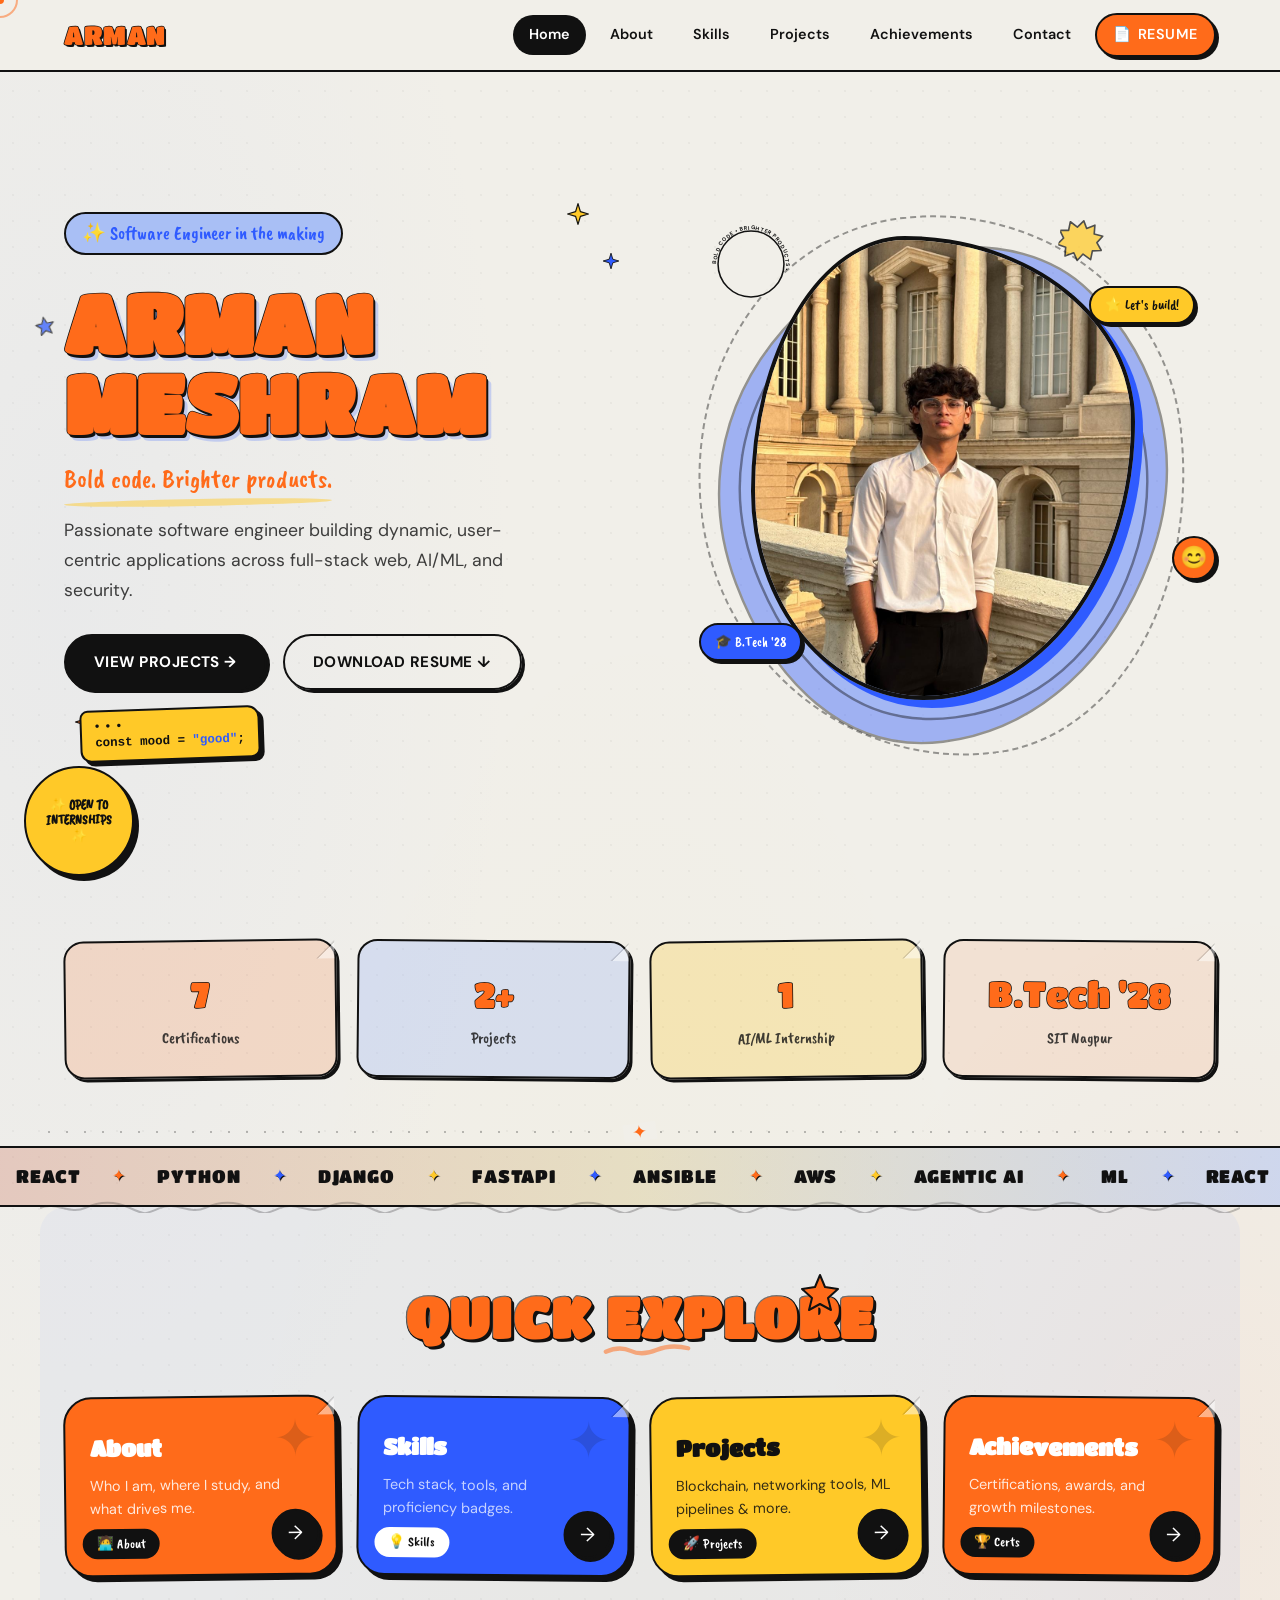
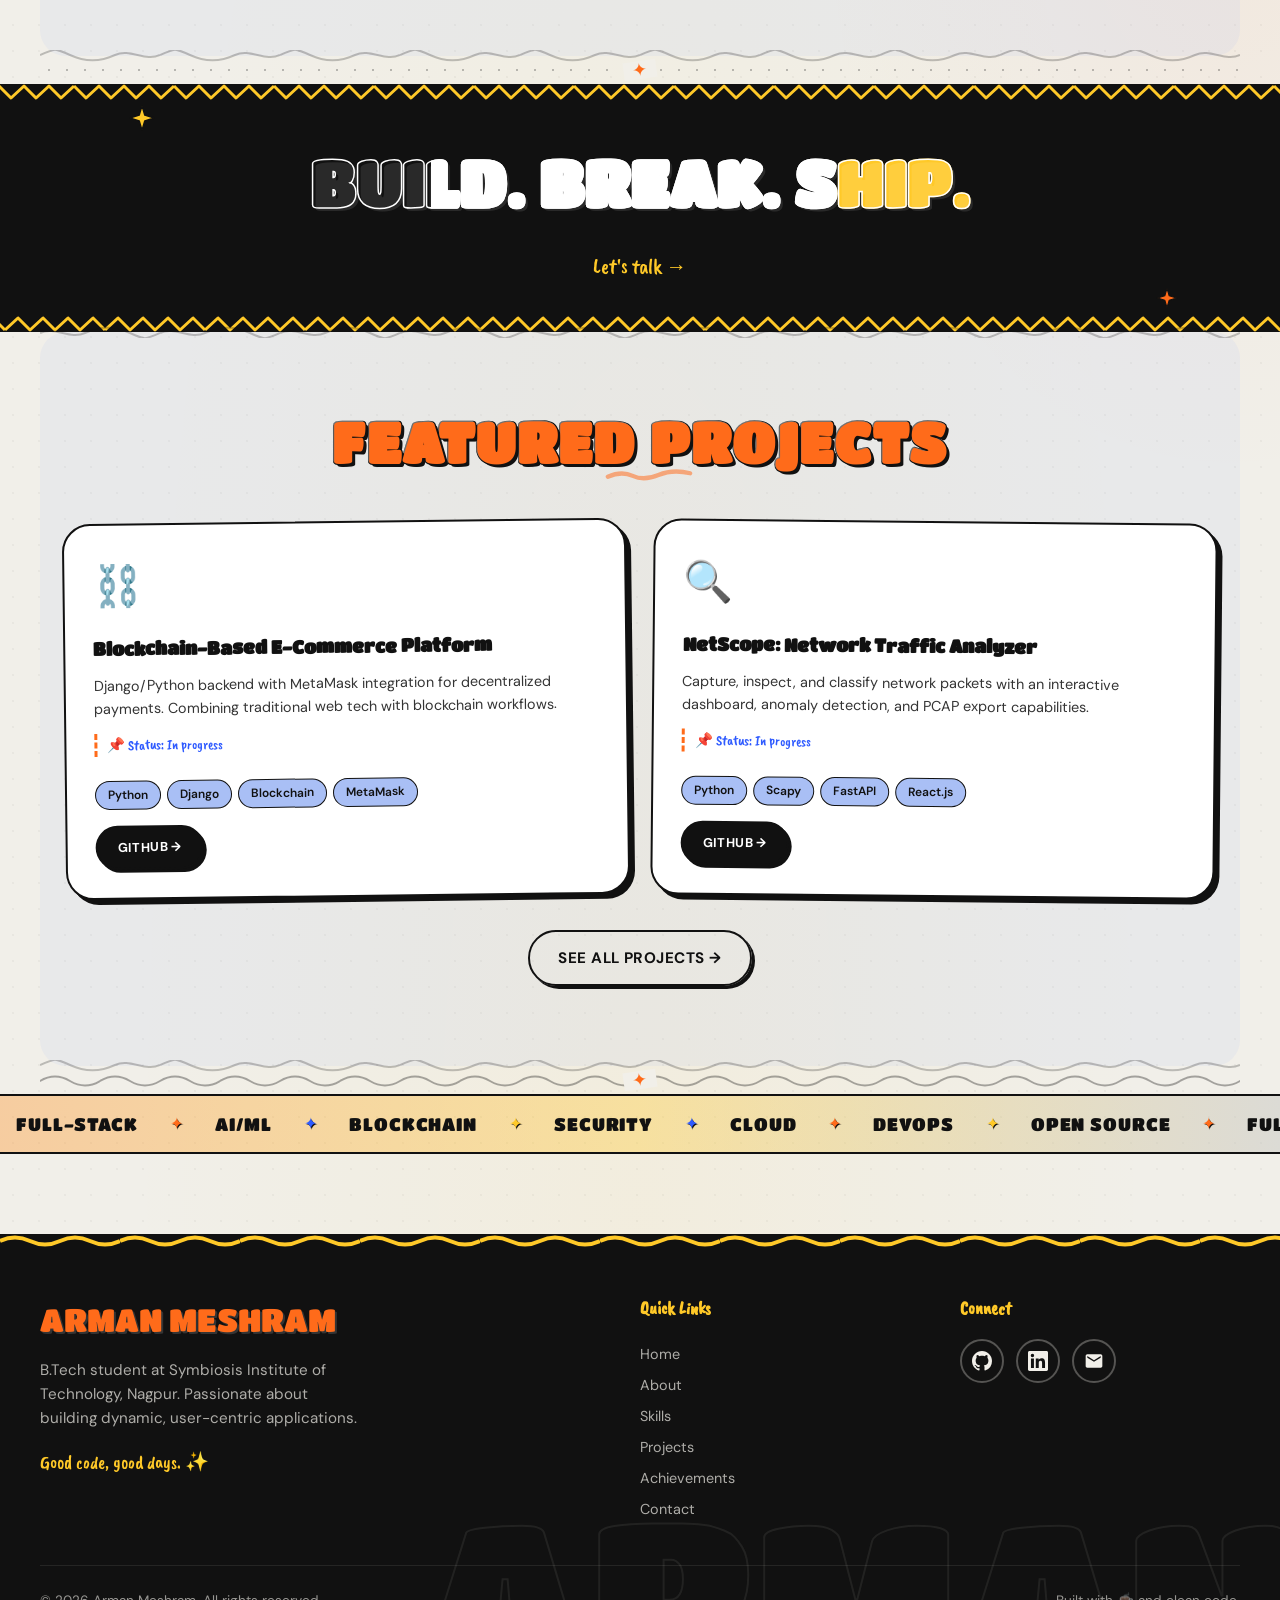
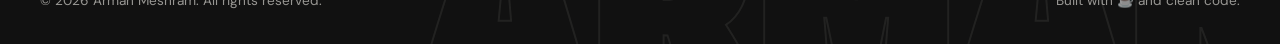
<file: index.html>
<!DOCTYPE html>
<html lang="en">
<head>
  <meta charset="UTF-8">
  <meta name="viewport" content="width=device-width, initial-scale=1.0">
  <title>ARMAN MESHRAM — Software Engineer in the Making</title>
  <meta name="description" content="Portfolio of Arman Meshram — B.Tech student at Symbiosis Institute of Technology, Nagpur. Building dynamic, user-centric applications across full-stack web, AI/ML, and security.">
  <meta property="og:title" content="ARMAN MESHRAM — Software Engineer in the Making">
  <meta property="og:description" content="Bold code. Brighter products. Full-stack developer, AI/ML explorer, and B.Tech student.">
  <meta property="og:type" content="website">
  <meta property="og:image" content="/assets/img/arman.jpg">
  <!-- Favicon: orange bubble "A" -->
  <link rel="icon" href="data:image/svg+xml,<svg xmlns='http://www.w3.org/2000/svg' viewBox='0 0 100 100'><circle cx='50' cy='50' r='48' fill='%23FF6B1A' stroke='%23111' stroke-width='4'/><text x='50' y='68' font-family='Arial Black' font-size='56' fill='white' text-anchor='middle' font-weight='bold'>A</text></svg>">
  <link rel="stylesheet" href="css/style.css">
</head>
<body>

  <!-- DECO: reusable hand-drawn SVG sprite -->
  <svg class="deco-sprite" xmlns="http://www.w3.org/2000/svg" aria-hidden="true" focusable="false">
    <symbol id="deco-sparkle" viewBox="0 0 48 48"><path d="M24 2c2.7 13.2 8.8 19.3 22 22-13.2 2.7-19.3 8.8-22 22C21.3 32.8 15.2 26.7 2 24 15.2 21.3 21.3 15.2 24 2Z" fill="currentColor" stroke="#111" stroke-width="3" stroke-linejoin="round"/></symbol>
    <symbol id="deco-star" viewBox="0 0 52 52"><path d="m26 3 6.5 15.8L49 20l-12.7 10.4 4 17.3L26 38.5 11.7 48l3.9-17.6L3 20l16.5-1.4L26 3Z" fill="currentColor" stroke="#111" stroke-width="3" stroke-linejoin="round"/></symbol>
    <symbol id="deco-squiggle" viewBox="0 0 100 40"><path d="M3 25c12-29 18 24 30-3S50 4 54 25s15 17 20-1 15-20 23-5" fill="none" stroke="currentColor" stroke-width="4" stroke-linecap="round"/></symbol>
    <symbol id="deco-zigzag" viewBox="0 0 100 40"><path d="m3 7 18 25 18-25 18 25 18-25 22 25" fill="none" stroke="currentColor" stroke-width="4" stroke-linecap="round" stroke-linejoin="round"/></symbol>
    <symbol id="deco-loop" viewBox="0 0 60 60"><path d="M31 8C8 3 6 27 22 30c18 3 26-20 14-21-16-1-28 40-5 42 13 1 20-11 19-20" fill="none" stroke="currentColor" stroke-width="4" stroke-linecap="round"/></symbol>
    <symbol id="deco-arrow" viewBox="0 0 80 50"><path d="M4 37C20 6 48 8 67 22M52 10l16 12-19 7" fill="none" stroke="currentColor" stroke-width="4" stroke-linecap="round" stroke-linejoin="round"/></symbol>
    <symbol id="deco-dots" viewBox="0 0 60 60"><path d="M10 14v12m-6-6h12M43 39v14m-7-7h14" fill="none" stroke="currentColor" stroke-width="3" stroke-linecap="round"/><circle cx="37" cy="12" r="3" fill="currentColor"/><circle cx="18" cy="46" r="2.5" fill="currentColor"/></symbol>
    <symbol id="deco-burst" viewBox="0 0 80 80"><path d="m40 3 7 13 14-8 1 16 16 2-9 13 10 13-16 3-1 16-15-8-9 13-8-13-15 8-1-16-16-3 10-13-9-13 16-2 1-16 14 8 10-13Z" fill="currentColor" stroke="#111" stroke-width="3" stroke-linejoin="round"/></symbol>
    <symbol id="deco-smiley" viewBox="0 0 60 60"><circle cx="30" cy="30" r="25" fill="none" stroke="currentColor" stroke-width="3.5"/><path d="M19 25v2m22-2v2M19 37c6 10 17 10 23 0" fill="none" stroke="currentColor" stroke-width="3.5" stroke-linecap="round"/></symbol>
    <symbol id="deco-bolt" viewBox="0 0 50 70"><path d="m29 3-24 37h17l-2 27 25-40H28l1-24Z" fill="currentColor" stroke="#111" stroke-width="3" stroke-linejoin="round"/></symbol>
    <symbol id="deco-code" viewBox="0 0 70 50"><path d="m22 8-16 17 16 17M48 8l16 17-16 17M41 4 29 46" fill="none" stroke="currentColor" stroke-width="4" stroke-linecap="round" stroke-linejoin="round"/></symbol>
    <symbol id="deco-tape" viewBox="0 0 120 32"><path d="m5 5 108-2 3 23L8 29 5 5Z" fill="#FFC928" fill-opacity=".78" stroke="#111" stroke-opacity=".35" stroke-width="2"/><path d="m15 7 3 19m12-20 3 20m12-20 3 20m12-21 3 20m12-20 3 20m12-21 3 20" stroke="#111" stroke-opacity=".12" stroke-width="2"/></symbol>
  </svg>

  <!-- Custom Cursor -->
  <div class="cursor-dot" aria-hidden="true"></div>
  <div class="cursor-ring" aria-hidden="true"></div>

  <!-- Scroll Progress -->
  <div class="scroll-progress" aria-hidden="true"></div>

  <!-- Page Transition Overlay -->
  <div class="page-transition" aria-hidden="true"></div>

  <!-- ============================================================
       HEADER
       ============================================================ -->
  <header class="site-header" role="banner">
    <div class="header-inner">
      <a href="index.html" class="logo" aria-label="ARMAN — Home">ARMAN</a>
      <nav class="nav-links" role="navigation" aria-label="Main navigation">
        <a href="index.html" class="active">Home</a>
        <a href="about.html">About</a>
        <a href="skills.html">Skills</a>
        <a href="projects.html">Projects</a>
        <a href="achievements.html">Achievements</a>
        <a href="contact.html">Contact</a>
        <a href="assets/resume/Arman_Meshram_Resume.pdf" class="btn-resume" download>
          <span>📄</span> Resume
        </a>
      </nav>
      <button class="hamburger" aria-label="Toggle navigation" aria-expanded="false">
        <span></span><span></span><span></span>
      </button>
    </div>
  </header>

  <!-- Mobile Nav Overlay -->
  <div class="mobile-nav-overlay" role="navigation" aria-label="Mobile navigation">
    <a href="index.html" class="active">Home</a>
    <a href="about.html">About</a>
    <a href="skills.html">Skills</a>
    <a href="projects.html">Projects</a>
    <a href="achievements.html">Achievements</a>
    <a href="contact.html">Contact</a>
    <a href="assets/resume/Arman_Meshram_Resume.pdf" class="btn-resume" download>📄 Resume</a>
  </div>

  <!-- ============================================================
       MAIN CONTENT
       ============================================================ -->
  <main class="main-content">

    <!-- ===== HERO SECTION ===== -->
    <section class="hero" aria-labelledby="hero-heading">
      <div class="hero-grid">
        <!-- Left: Text -->
        <div class="hero-text">
          <span class="hero-label">✨ Software Engineer in the making</span>
          <h1 id="hero-heading" class="hero-name bubble-heading" data-name="ARMAN MESHRAM">
            ARMAN MESHRAM
          </h1>

          <!-- DECO: small hand-drawn star beside the hero headline -->
          <svg class="deco deco--sm deco--blue hero-name-star" aria-hidden="true"><use href="#deco-star"/></svg>

          <!-- Sparkle doodles around the name -->
          <div class="doodle doodle-sparkle doodle-parallax" data-speed="15" data-color="#FFC928" data-size="24" style="top:-10px;right:20px;" aria-hidden="true"></div>
          <div class="doodle doodle-sparkle doodle-parallax" data-speed="10" data-color="#2F5BFF" data-size="18" style="top:40px;right:-10px;" aria-hidden="true"></div>
          <div class="doodle doodle-sparkle doodle-parallax" data-speed="25" data-color="#FF6B1A" data-size="22" style="bottom:20px;left:10px;" aria-hidden="true"></div>

          <p class="hero-tagline">Bold code. Brighter products.</p>
          <p class="hero-blurb">Passionate software engineer building dynamic, user-centric applications across full-stack web, AI/ML, and security.</p>
          <div class="hero-btns">
            <a href="projects.html" class="btn btn--primary">View Projects →</a>
            <a href="assets/resume/Arman_Meshram_Resume.pdf" class="btn btn--outline" download>Download Resume ↓</a>
          </div>
          <!-- DECO: small code sticker in the hero margin -->
          <div class="code-note" aria-hidden="true"><span class="code-note__dots">● ● ●</span><code>const mood = <b>"good"</b>;</code></div>
        </div>

        <!-- Right: Photo -->
        <div class="hero-image-wrapper">
          <div class="hero-photo-container">
            <!-- Blue blob behind photo -->
            <div class="hero-blob" aria-hidden="true">
              <svg viewBox="0 0 400 440" fill="none" xmlns="http://www.w3.org/2000/svg">
                <path d="M320 60C380 120 400 200 370 280C340 360 280 420 200 430C120 440 60 380 30 300C0 220 20 140 80 80C140 20 260 0 320 60Z" fill="#2F5BFF" opacity="0.15"/>
                <path d="M310 80C360 130 380 200 360 270C340 340 290 400 210 410C130 420 80 370 50 300C20 230 30 160 80 100C130 40 260 30 310 80Z" fill="#A9BFF5" opacity="0.3"/>
              </svg>
            </div>

            <!-- Photo -->
            <div class="hero-photo">
              <img src="assets/img/arman.jpg" alt="Arman Meshram — young man with curly dark hair and clear-frame glasses, wearing a white shirt">
            </div>

            <!-- Floating stickers -->
            <div class="hero-sticker hero-sticker--star" aria-hidden="true">⭐ Let's build!</div>
            <div class="hero-sticker hero-sticker--btech" aria-hidden="true">🎓 B.Tech '28</div>
            <div class="hero-sticker hero-sticker--smiley" aria-hidden="true">😊</div>
            <!-- DECO: photo corner accents -->
            <svg class="deco deco--md deco--yellow deco--float hero-burst" aria-hidden="true"><use href="#deco-burst"/></svg>
            <svg class="hero-badge-ring" viewBox="0 0 120 120" aria-hidden="true"><defs><path id="hero-ring-path" d="M60 60m-45 0a45 45 0 1 1 90 0a45 45 0 1 1-90 0"/></defs><circle cx="60" cy="60" r="43" fill="#F1EFE9" fill-opacity=".92" stroke="#111" stroke-width="2"/><text><textPath href="#hero-ring-path">BOLD CODE • BRIGHTER PRODUCTS • </textPath></text></svg>
          </div>
        </div>
      </div>
    </section>

    <!-- ===== STATS ROW ===== -->
    <section class="stats-row reveal-stagger" aria-label="Quick stats">
      <div class="stat-item">
        <div class="stat-number" data-count="7" data-suffix="">0</div>
        <div class="stat-label">Certifications</div>
      </div>
      <div class="stat-item">
        <div class="stat-number" data-count="2" data-suffix="+">0</div>
        <div class="stat-label">Projects</div>
      </div>
      <div class="stat-item">
        <div class="stat-number" data-count="1" data-suffix="">0</div>
        <div class="stat-label">AI/ML Internship</div>
      </div>
      <div class="stat-item">
        <div class="stat-number">B.Tech '28</div>
        <div class="stat-label">SIT Nagpur</div>
      </div>
    </section>

    <div class="divider"></div>

    <!-- ===== MARQUEE STRIP ===== -->
    <div class="marquee-strip" aria-hidden="true">
      <div class="marquee-inner">
        <span>REACT</span><span>•</span>
        <span>PYTHON</span><span>•</span>
        <span>DJANGO</span><span>•</span>
        <span>FASTAPI</span><span>•</span>
        <span>ANSIBLE</span><span>•</span>
        <span>AWS</span><span>•</span>
        <span>AGENTIC AI</span><span>•</span>
        <span>ML</span><span>•</span>
        <span>REACT</span><span>•</span>
        <span>PYTHON</span><span>•</span>
        <span>DJANGO</span><span>•</span>
        <span>FASTAPI</span><span>•</span>
        <span>ANSIBLE</span><span>•</span>
        <span>AWS</span><span>•</span>
        <span>AGENTIC AI</span><span>•</span>
        <span>ML</span><span>•</span>
      </div>
    </div>

    <!-- ===== QUICK EXPLORE ===== -->
    <section class="section" aria-labelledby="explore-heading">
      <div class="section-header">
        <h2 id="explore-heading" class="bubble-heading">Quick Explore</h2>
        <div class="doodle doodle-star doodle-parallax" data-speed="12" style="top:-15px;right:calc(50% - 200px);" aria-hidden="true"></div>
      </div>

      <div class="explore-grid reveal-stagger">
        <a href="about.html" class="explore-card sticker-card--orange">
          <div>
            <h3>About</h3>
            <p>Who I am, where I study, and what drives me.</p>
          </div>
          <div class="card-arrow">
            <span class="btn--icon-circle">→</span>
          </div>
          <span class="card-pill-label">🧑‍💻 About</span>
        </a>

        <a href="skills.html" class="explore-card sticker-card--blue">
          <div>
            <h3 style="color:var(--white);">Skills</h3>
            <p style="color:rgba(255,255,255,0.85);">Tech stack, tools, and proficiency badges.</p>
          </div>
          <div class="card-arrow">
            <span class="btn--icon-circle">→</span>
          </div>
          <span class="card-pill-label" style="background:var(--white);color:var(--ink);">💡 Skills</span>
        </a>

        <a href="projects.html" class="explore-card sticker-card--yellow">
          <div>
            <h3>Projects</h3>
            <p>Blockchain, networking tools, ML pipelines & more.</p>
          </div>
          <div class="card-arrow">
            <span class="btn--icon-circle">→</span>
          </div>
          <span class="card-pill-label">🚀 Projects</span>
        </a>

        <a href="achievements.html" class="explore-card sticker-card--orange">
          <div>
            <h3>Achievements</h3>
            <p>Certifications, awards, and growth milestones.</p>
          </div>
          <div class="card-arrow">
            <span class="btn--icon-circle">→</span>
          </div>
          <span class="card-pill-label">🏆 Certs</span>
        </a>
      </div>
    </section>

    <div class="divider"></div>

    <!-- ===== BANNER STRIP ===== -->
    <section class="banner-strip section--full" aria-label="Motivation">
      <h2>BUILD. BREAK. SHIP.</h2>
      <a href="contact.html" class="talk-link">Let's talk → </a>

      <!-- Doodle decorations -->
      <div class="doodle doodle-sparkle doodle-parallax" data-speed="20" data-color="#FFC928" data-size="28" style="top:20px;left:10%;position:absolute;" aria-hidden="true"></div>
      <div class="doodle doodle-sparkle doodle-parallax" data-speed="15" data-color="#FF6B1A" data-size="22" style="bottom:15px;right:8%;position:absolute;" aria-hidden="true"></div>
    </section>

    <!-- ===== FEATURED PROJECTS ===== -->
    <section class="section" aria-labelledby="featured-heading">
      <div class="section-header">
        <h2 id="featured-heading" class="bubble-heading">Featured Projects</h2>
      </div>

      <div class="featured-projects reveal-stagger">
        <!-- Project 1 -->
        <div class="project-card sticker-card">
          <div class="project-icon">⛓️</div>
          <h3>Blockchain-Based E-Commerce Platform</h3>
          <p>Django/Python backend with MetaMask integration for decentralized payments. Combining traditional web tech with blockchain workflows.</p>
          <div class="project-status">📌 Status: In progress</div>
          <div class="tech-tags">
            <span class="tech-tag">Python</span>
            <span class="tech-tag">Django</span>
            <span class="tech-tag">Blockchain</span>
            <span class="tech-tag">MetaMask</span>
          </div>
          <div class="project-btns" style="margin-top:16px;">
            <a href="https://github.com/ArmanMeshram/" target="_blank" rel="noopener" class="btn btn--small btn--primary">GitHub →</a>
          </div>
        </div>

        <!-- Project 2 -->
        <div class="project-card sticker-card">
          <div class="project-icon">🔍</div>
          <h3>NetScope: Network Traffic Analyzer</h3>
          <p>Capture, inspect, and classify network packets with an interactive dashboard, anomaly detection, and PCAP export capabilities.</p>
          <div class="project-status">📌 Status: In progress</div>
          <div class="tech-tags">
            <span class="tech-tag">Python</span>
            <span class="tech-tag">Scapy</span>
            <span class="tech-tag">FastAPI</span>
            <span class="tech-tag">React.js</span>
          </div>
          <div class="project-btns" style="margin-top:16px;">
            <a href="https://github.com/ArmanMeshram/" target="_blank" rel="noopener" class="btn btn--small btn--primary">GitHub →</a>
          </div>
        </div>
      </div>

      <div style="text-align:center;margin-top:32px;">
        <a href="projects.html" class="btn btn--outline">See all projects →</a>
      </div>
    </section>

    <div class="divider"></div>

    <!-- ===== MARQUEE STRIP 2 ===== -->
    <div class="marquee-strip" aria-hidden="true" style="background:var(--periwinkle);">
      <div class="marquee-inner" style="animation-direction:reverse;">
        <span>FULL-STACK</span><span>•</span>
        <span>AI/ML</span><span>•</span>
        <span>BLOCKCHAIN</span><span>•</span>
        <span>SECURITY</span><span>•</span>
        <span>CLOUD</span><span>•</span>
        <span>DEVOPS</span><span>•</span>
        <span>OPEN SOURCE</span><span>•</span>
        <span>FULL-STACK</span><span>•</span>
        <span>AI/ML</span><span>•</span>
        <span>BLOCKCHAIN</span><span>•</span>
        <span>SECURITY</span><span>•</span>
        <span>CLOUD</span><span>•</span>
        <span>DEVOPS</span><span>•</span>
        <span>OPEN SOURCE</span><span>•</span>
      </div>
    </div>

  </main>

  <!-- ============================================================
       FOOTER
       ============================================================ -->
  <footer class="site-footer" role="contentinfo">
    <div class="footer-inner">
      <div class="footer-brand">
        <div class="footer-logo">ARMAN MESHRAM</div>
        <p>B.Tech student at Symbiosis Institute of Technology, Nagpur. Passionate about building dynamic, user-centric applications.</p>
        <div class="footer-doodle-text">Good code, good days. ✨</div>
      </div>
      <div class="footer-links">
        <h4>Quick Links</h4>
        <a href="index.html">Home</a>
        <a href="about.html">About</a>
        <a href="skills.html">Skills</a>
        <a href="projects.html">Projects</a>
        <a href="achievements.html">Achievements</a>
        <a href="contact.html">Contact</a>
      </div>
      <div class="footer-social">
        <h4>Connect</h4>
        <div class="footer-social-icons">
          <a href="https://github.com/ArmanMeshram/" target="_blank" rel="noopener" aria-label="GitHub">
            <svg width="20" height="20" viewBox="0 0 24 24" fill="currentColor"><path d="M12 0C5.37 0 0 5.37 0 12c0 5.31 3.435 9.795 8.205 11.385.6.105.825-.255.825-.57 0-.285-.015-1.23-.015-2.235-3.015.555-3.795-.735-4.035-1.41-.135-.345-.72-1.41-1.23-1.695-.42-.225-1.02-.78-.015-.795.945-.015 1.62.87 1.845 1.23 1.08 1.815 2.805 1.305 3.495.99.105-.78.42-1.305.765-1.605-2.67-.3-5.46-1.335-5.46-5.925 0-1.305.465-2.385 1.23-3.225-.12-.3-.54-1.53.12-3.18 0 0 1.005-.315 3.3 1.23.96-.27 1.98-.405 3-.405s2.04.135 3 .405c2.295-1.56 3.3-1.23 3.3-1.23.66 1.65.24 2.88.12 3.18.765.84 1.23 1.905 1.23 3.225 0 4.605-2.805 5.625-5.475 5.925.435.375.81 1.095.81 2.22 0 1.605-.015 2.895-.015 3.3 0 .315.225.69.825.57A12.02 12.02 0 0024 12c0-6.63-5.37-12-12-12z"/></svg>
          </a>
          <a href="https://www.linkedin.com/in/arman-meshram-a5a710259" target="_blank" rel="noopener" aria-label="LinkedIn">
            <svg width="20" height="20" viewBox="0 0 24 24" fill="currentColor"><path d="M20.447 20.452h-3.554v-5.569c0-1.328-.027-3.037-1.852-3.037-1.853 0-2.136 1.445-2.136 2.939v5.667H9.351V9h3.414v1.561h.046c.477-.9 1.637-1.85 3.37-1.85 3.601 0 4.267 2.37 4.267 5.455v6.286zM5.337 7.433a2.062 2.062 0 01-2.063-2.065 2.064 2.064 0 112.063 2.065zm1.782 13.019H3.555V9h3.564v11.452zM22.225 0H1.771C.792 0 0 .774 0 1.729v20.542C0 23.227.792 24 1.771 24h20.451C23.2 24 24 23.227 24 22.271V1.729C24 .774 23.2 0 22.222 0h.003z"/></svg>
          </a>
          <a href="mailto:armanmeshram2006@gmail.com" aria-label="Email">
            <svg width="20" height="20" viewBox="0 0 24 24" fill="currentColor"><path d="M20 4H4c-1.1 0-2 .9-2 2v12c0 1.1.9 2 2 2h16c1.1 0 2-.9 2-2V6c0-1.1-.9-2-2-2zm0 4l-8 5-8-5V6l8 5 8-5v2z"/></svg>
          </a>
        </div>
      </div>
    </div>
    <div class="footer-bottom">
      <span>© 2026 Arman Meshram. All rights reserved.</span>
      <span>Built with ☕ and clean code.</span>
    </div>
  </footer>

  <!-- Internship Sticker -->
  <div class="internship-sticker" aria-label="Open to internships">
    <span>✨ OPEN TO INTERNSHIPS ✨</span>
  </div>

  <!-- Back to Top -->
  <button class="back-to-top" aria-label="Back to top">↑</button>

  <script src="js/script.js"></script>
</body>
</html>
</file>
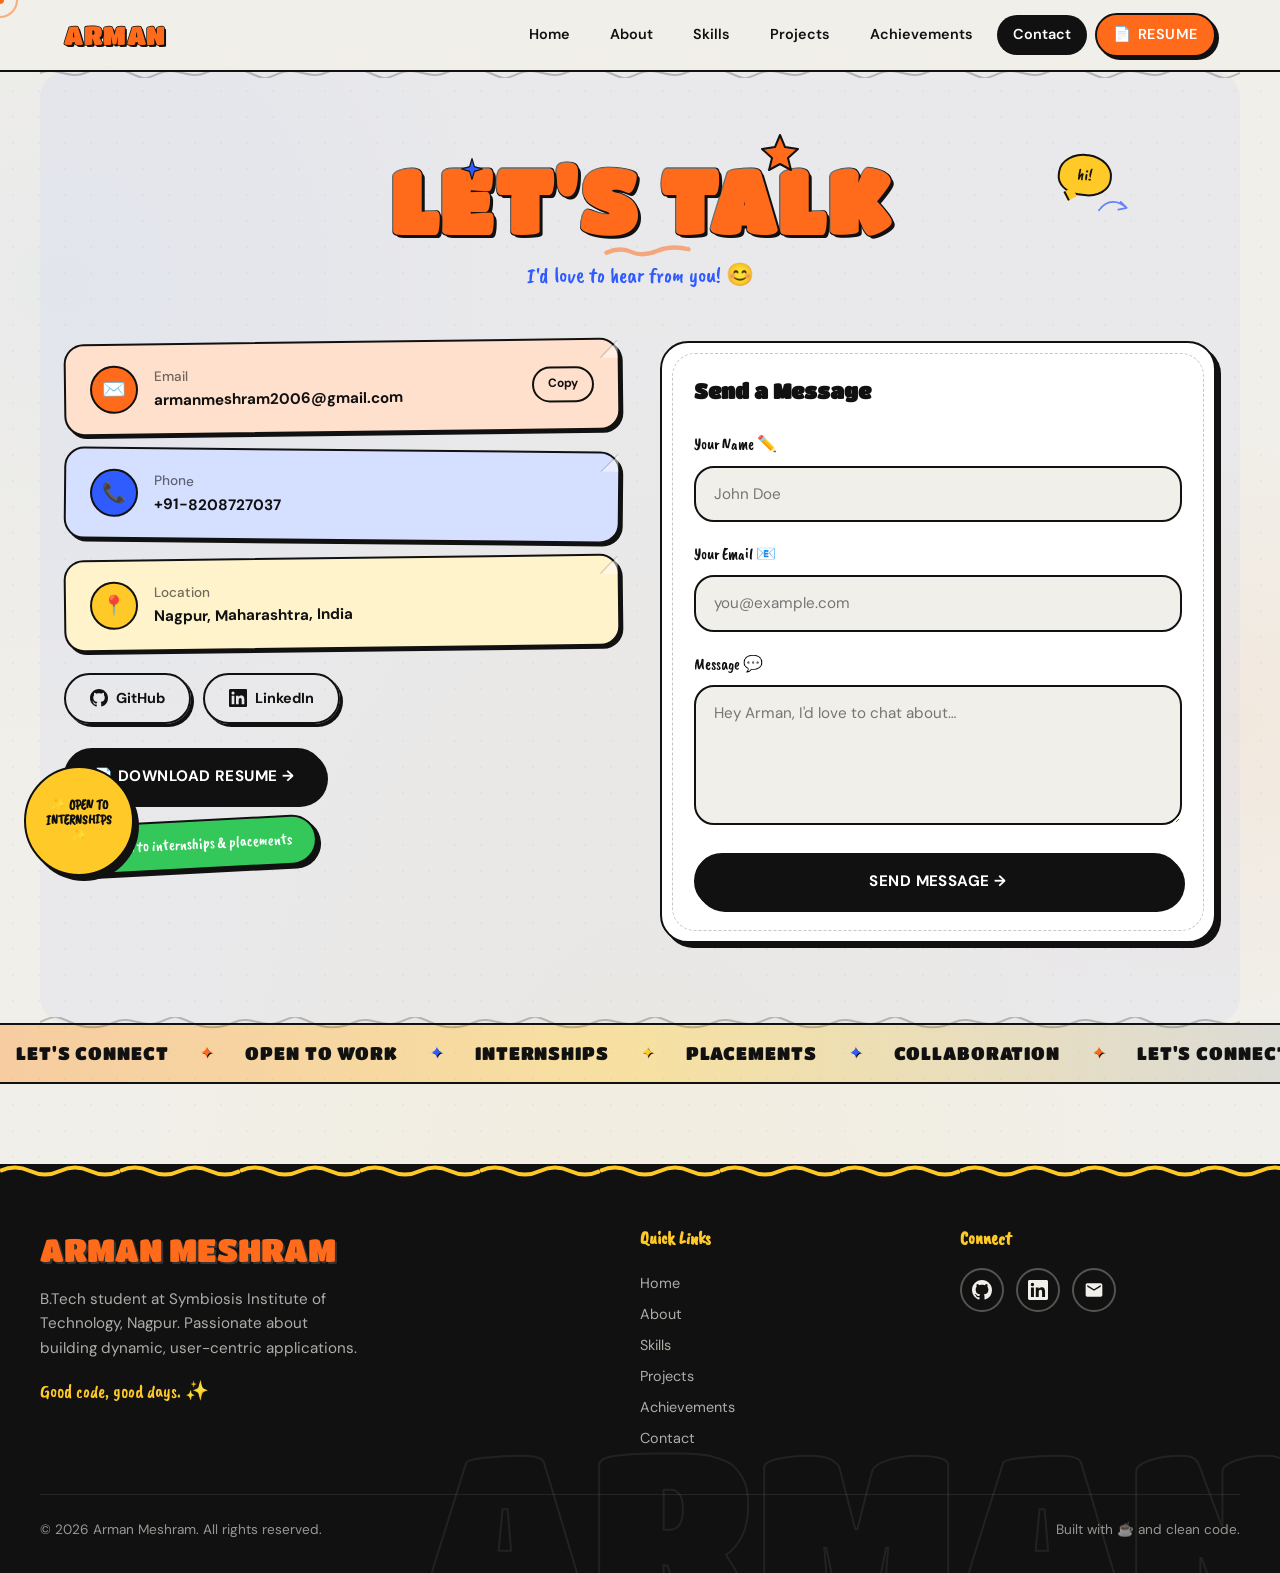
<file: contact.html>
<!DOCTYPE html>
<html lang="en">
<head>
  <meta charset="UTF-8">
  <meta name="viewport" content="width=device-width, initial-scale=1.0">
  <title>Contact — ARMAN MESHRAM</title>
  <meta name="description" content="Get in touch with Arman Meshram — email, phone, GitHub, LinkedIn. Open to software developer internships and placements.">
  <meta property="og:title" content="Contact — ARMAN MESHRAM">
  <meta property="og:description" content="Let's connect! Open to internships and placements.">
  <link rel="icon" href="data:image/svg+xml,<svg xmlns='http://www.w3.org/2000/svg' viewBox='0 0 100 100'><circle cx='50' cy='50' r='48' fill='%23FF6B1A' stroke='%23111' stroke-width='4'/><text x='50' y='68' font-family='Arial Black' font-size='56' fill='white' text-anchor='middle' font-weight='bold'>A</text></svg>">
  <link rel="stylesheet" href="css/style.css">
</head>
<body>

  <!-- DECO: reusable hand-drawn SVG sprite -->
  <svg class="deco-sprite" xmlns="http://www.w3.org/2000/svg" aria-hidden="true" focusable="false">
    <symbol id="deco-sparkle" viewBox="0 0 48 48"><path d="M24 2c2.7 13.2 8.8 19.3 22 22-13.2 2.7-19.3 8.8-22 22C21.3 32.8 15.2 26.7 2 24 15.2 21.3 21.3 15.2 24 2Z" fill="currentColor" stroke="#111" stroke-width="3" stroke-linejoin="round"/></symbol>
    <symbol id="deco-star" viewBox="0 0 52 52"><path d="m26 3 6.5 15.8L49 20l-12.7 10.4 4 17.3L26 38.5 11.7 48l3.9-17.6L3 20l16.5-1.4L26 3Z" fill="currentColor" stroke="#111" stroke-width="3" stroke-linejoin="round"/></symbol>
    <symbol id="deco-squiggle" viewBox="0 0 100 40"><path d="M3 25c12-29 18 24 30-3S50 4 54 25s15 17 20-1 15-20 23-5" fill="none" stroke="currentColor" stroke-width="4" stroke-linecap="round"/></symbol>
    <symbol id="deco-zigzag" viewBox="0 0 100 40"><path d="m3 7 18 25 18-25 18 25 18-25 22 25" fill="none" stroke="currentColor" stroke-width="4" stroke-linecap="round" stroke-linejoin="round"/></symbol>
    <symbol id="deco-loop" viewBox="0 0 60 60"><path d="M31 8C8 3 6 27 22 30c18 3 26-20 14-21-16-1-28 40-5 42 13 1 20-11 19-20" fill="none" stroke="currentColor" stroke-width="4" stroke-linecap="round"/></symbol>
    <symbol id="deco-arrow" viewBox="0 0 80 50"><path d="M4 37C20 6 48 8 67 22M52 10l16 12-19 7" fill="none" stroke="currentColor" stroke-width="4" stroke-linecap="round" stroke-linejoin="round"/></symbol>
    <symbol id="deco-dots" viewBox="0 0 60 60"><path d="M10 14v12m-6-6h12M43 39v14m-7-7h14" fill="none" stroke="currentColor" stroke-width="3" stroke-linecap="round"/><circle cx="37" cy="12" r="3" fill="currentColor"/><circle cx="18" cy="46" r="2.5" fill="currentColor"/></symbol>
    <symbol id="deco-burst" viewBox="0 0 80 80"><path d="m40 3 7 13 14-8 1 16 16 2-9 13 10 13-16 3-1 16-15-8-9 13-8-13-15 8-1-16-16-3 10-13-9-13 16-2 1-16 14 8 10-13Z" fill="currentColor" stroke="#111" stroke-width="3" stroke-linejoin="round"/></symbol>
    <symbol id="deco-smiley" viewBox="0 0 60 60"><circle cx="30" cy="30" r="25" fill="none" stroke="currentColor" stroke-width="3.5"/><path d="M19 25v2m22-2v2M19 37c6 10 17 10 23 0" fill="none" stroke="currentColor" stroke-width="3.5" stroke-linecap="round"/></symbol>
    <symbol id="deco-bolt" viewBox="0 0 50 70"><path d="m29 3-24 37h17l-2 27 25-40H28l1-24Z" fill="currentColor" stroke="#111" stroke-width="3" stroke-linejoin="round"/></symbol>
    <symbol id="deco-code" viewBox="0 0 70 50"><path d="m22 8-16 17 16 17M48 8l16 17-16 17M41 4 29 46" fill="none" stroke="currentColor" stroke-width="4" stroke-linecap="round" stroke-linejoin="round"/></symbol>
    <symbol id="deco-tape" viewBox="0 0 120 32"><path d="m5 5 108-2 3 23L8 29 5 5Z" fill="#FFC928" fill-opacity=".78" stroke="#111" stroke-opacity=".35" stroke-width="2"/><path d="m15 7 3 19m12-20 3 20m12-20 3 20m12-21 3 20m12-20 3 20m12-21 3 20" stroke="#111" stroke-opacity=".12" stroke-width="2"/></symbol>
  </svg>

  <div class="cursor-dot" aria-hidden="true"></div>
  <div class="cursor-ring" aria-hidden="true"></div>
  <div class="scroll-progress" aria-hidden="true"></div>
  <div class="page-transition" aria-hidden="true"></div>

  <!-- HEADER -->
  <header class="site-header" role="banner">
    <div class="header-inner">
      <a href="index.html" class="logo" aria-label="ARMAN — Home">ARMAN</a>
      <nav class="nav-links" role="navigation" aria-label="Main navigation">
        <a href="index.html">Home</a>
        <a href="about.html">About</a>
        <a href="skills.html">Skills</a>
        <a href="projects.html">Projects</a>
        <a href="achievements.html">Achievements</a>
        <a href="contact.html" class="active">Contact</a>
        <a href="assets/resume/Arman_Meshram_Resume.pdf" class="btn-resume" download><span>📄</span> Resume</a>
      </nav>
      <button class="hamburger" aria-label="Toggle navigation" aria-expanded="false">
        <span></span><span></span><span></span>
      </button>
    </div>
  </header>

  <div class="mobile-nav-overlay" role="navigation" aria-label="Mobile navigation">
    <a href="index.html">Home</a>
    <a href="about.html">About</a>
    <a href="skills.html">Skills</a>
    <a href="projects.html">Projects</a>
    <a href="achievements.html">Achievements</a>
    <a href="contact.html" class="active">Contact</a>
    <a href="assets/resume/Arman_Meshram_Resume.pdf" class="btn-resume" download>📄 Resume</a>
  </div>

  <main class="main-content">

    <!-- ===== CONTACT ===== -->
    <section class="section" aria-labelledby="contact-heading">
      <div class="section-header">
        <h1 id="contact-heading" class="bubble-heading">Let's Talk</h1>
        <p class="section-subtitle" style="margin-top:8px;">I'd love to hear from you! 😊</p>
        <div class="doodle doodle-star doodle-parallax" data-speed="12" style="top:-20px;right:calc(50% - 160px);" aria-hidden="true"></div>
        <div class="doodle doodle-sparkle doodle-parallax" data-speed="18" data-color="#2F5BFF" data-size="24" style="top:5px;left:calc(50% - 180px);" aria-hidden="true"></div>
        <!-- DECO: small hello bubble beside the heading -->
        <div class="hello-note" aria-hidden="true"><span>hi!</span><svg class="deco deco--sm deco--blue" aria-hidden="true"><use href="#deco-arrow"/></svg></div>
      </div>

      <div class="contact-grid">
        <!-- Left: Contact info -->
        <div class="reveal">
          <div class="contact-cards">
            <!-- Email -->
            <div class="contact-card" style="background:#FFE0CC;">
              <div class="contact-icon" style="background:var(--orange);color:var(--white);">✉️</div>
              <div class="contact-info">
                <h4>Email</h4>
                <p><a href="mailto:armanmeshram2006@gmail.com">armanmeshram2006@gmail.com</a></p>
              </div>
              <button class="copy-btn" onclick="copyToClipboard('armanmeshram2006@gmail.com')" aria-label="Copy email">Copy</button>
            </div>

            <!-- Phone -->
            <div class="contact-card" style="background:#D5DFFF;">
              <div class="contact-icon" style="background:var(--blue);color:var(--white);">📞</div>
              <div class="contact-info">
                <h4>Phone</h4>
                <p><a href="tel:+918208727037">+91-8208727037</a></p>
              </div>
            </div>

            <!-- Location -->
            <div class="contact-card" style="background:#FFF3CC;">
              <div class="contact-icon" style="background:var(--yellow);color:var(--ink);">📍</div>
              <div class="contact-info">
                <h4>Location</h4>
                <p>Nagpur, Maharashtra, India</p>
              </div>
            </div>
          </div>

          <!-- Social buttons -->
          <div class="social-btns" style="margin-top:24px;">
            <a href="https://github.com/ArmanMeshram/" target="_blank" rel="noopener" class="social-btn">
              <svg width="18" height="18" viewBox="0 0 24 24" fill="currentColor"><path d="M12 0C5.37 0 0 5.37 0 12c0 5.31 3.435 9.795 8.205 11.385.6.105.825-.255.825-.57 0-.285-.015-1.23-.015-2.235-3.015.555-3.795-.735-4.035-1.41-.135-.345-.72-1.41-1.23-1.695-.42-.225-1.02-.78-.015-.795.945-.015 1.62.87 1.845 1.23 1.08 1.815 2.805 1.305 3.495.99.105-.78.42-1.305.765-1.605-2.67-.3-5.46-1.335-5.46-5.925 0-1.305.465-2.385 1.23-3.225-.12-.3-.54-1.53.12-3.18 0 0 1.005-.315 3.3 1.23.96-.27 1.98-.405 3-.405s2.04.135 3 .405c2.295-1.56 3.3-1.23 3.3-1.23.66 1.65.24 2.88.12 3.18.765.84 1.23 1.905 1.23 3.225 0 4.605-2.805 5.625-5.475 5.925.435.375.81 1.095.81 2.22 0 1.605-.015 2.895-.015 3.3 0 .315.225.69.825.57A12.02 12.02 0 0024 12c0-6.63-5.37-12-12-12z"/></svg>
              GitHub
            </a>
            <a href="https://www.linkedin.com/in/arman-meshram-a5a710259" target="_blank" rel="noopener" class="social-btn">
              <svg width="18" height="18" viewBox="0 0 24 24" fill="currentColor"><path d="M20.447 20.452h-3.554v-5.569c0-1.328-.027-3.037-1.852-3.037-1.853 0-2.136 1.445-2.136 2.939v5.667H9.351V9h3.414v1.561h.046c.477-.9 1.637-1.85 3.37-1.85 3.601 0 4.267 2.37 4.267 5.455v6.286zM5.337 7.433a2.062 2.062 0 01-2.063-2.065 2.064 2.064 0 112.063 2.065zm1.782 13.019H3.555V9h3.564v11.452zM22.225 0H1.771C.792 0 0 .774 0 1.729v20.542C0 23.227.792 24 1.771 24h20.451C23.2 24 24 23.227 24 22.271V1.729C24 .774 23.2 0 22.222 0h.003z"/></svg>
              LinkedIn
            </a>
          </div>

          <!-- Resume download -->
          <div style="margin-top:24px;">
            <a href="assets/resume/Arman_Meshram_Resume.pdf" class="btn btn--primary" download>📄 Download Resume →</a>
          </div>

          <!-- Status sticker -->
          <div class="status-sticker">
            <span class="pulse-dot"></span>
            Open to internships & placements
          </div>
        </div>

        <!-- Right: Contact form -->
        <div class="reveal">
          <div class="contact-form">
            <h3>Send a Message</h3>
            <!--
              FORMSPREE SETUP:
              1. Go to https://formspree.io/
              2. Create a form and get your endpoint URL
              3. Replace the action URL below with your Formspree endpoint
              Example: action="https://formspree.io/f/YOUR_FORM_ID"
            -->
            <form id="contact-form" action="https://formspree.io/f/YOUR_FORM_ID" method="POST" novalidate>
              <div class="form-group">
                <label for="name">Your Name ✏️</label>
                <input type="text" id="name" name="name" placeholder="John Doe" required autocomplete="name">
                <span class="error-msg">Please enter your name.</span>
              </div>

              <div class="form-group">
                <label for="email">Your Email 📧</label>
                <input type="email" id="email" name="email" placeholder="you@example.com" required autocomplete="email">
                <span class="error-msg">Please enter a valid email address.</span>
              </div>

              <div class="form-group">
                <label for="message">Message 💬</label>
                <textarea id="message" name="message" placeholder="Hey Arman, I'd love to chat about…" required></textarea>
                <span class="error-msg">Please write a message.</span>
              </div>

              <button type="submit" class="btn btn--primary" style="width:100%;justify-content:center;">
                Send Message →
              </button>
            </form>

            <!-- Success message -->
            <div class="form-success" role="status" aria-live="polite">
              <div class="success-icon">🎉</div>
              <h4>Message Sent!</h4>
              <p>Thanks for reaching out. I'll get back to you soon!</p>
            </div>
          </div>
        </div>
      </div>
    </section>

    <!-- Marquee -->
    <div class="marquee-strip" aria-hidden="true" style="background:var(--periwinkle);">
      <div class="marquee-inner" style="animation-direction:reverse;">
        <span>LET'S CONNECT</span><span>•</span>
        <span>OPEN TO WORK</span><span>•</span>
        <span>INTERNSHIPS</span><span>•</span>
        <span>PLACEMENTS</span><span>•</span>
        <span>COLLABORATION</span><span>•</span>
        <span>LET'S CONNECT</span><span>•</span>
        <span>OPEN TO WORK</span><span>•</span>
        <span>INTERNSHIPS</span><span>•</span>
        <span>PLACEMENTS</span><span>•</span>
        <span>COLLABORATION</span><span>•</span>
      </div>
    </div>

  </main>

  <!-- Toast notification -->
  <div id="toast" class="toast" aria-live="polite">Copied!</div>

  <!-- FOOTER -->
  <footer class="site-footer" role="contentinfo">
    <div class="footer-inner">
      <div class="footer-brand">
        <div class="footer-logo">ARMAN MESHRAM</div>
        <p>B.Tech student at Symbiosis Institute of Technology, Nagpur. Passionate about building dynamic, user-centric applications.</p>
        <div class="footer-doodle-text">Good code, good days. ✨</div>
      </div>
      <div class="footer-links">
        <h4>Quick Links</h4>
        <a href="index.html">Home</a>
        <a href="about.html">About</a>
        <a href="skills.html">Skills</a>
        <a href="projects.html">Projects</a>
        <a href="achievements.html">Achievements</a>
        <a href="contact.html">Contact</a>
      </div>
      <div class="footer-social">
        <h4>Connect</h4>
        <div class="footer-social-icons">
          <a href="https://github.com/ArmanMeshram/" target="_blank" rel="noopener" aria-label="GitHub">
            <svg width="20" height="20" viewBox="0 0 24 24" fill="currentColor"><path d="M12 0C5.37 0 0 5.37 0 12c0 5.31 3.435 9.795 8.205 11.385.6.105.825-.255.825-.57 0-.285-.015-1.23-.015-2.235-3.015.555-3.795-.735-4.035-1.41-.135-.345-.72-1.41-1.23-1.695-.42-.225-1.02-.78-.015-.795.945-.015 1.62.87 1.845 1.23 1.08 1.815 2.805 1.305 3.495.99.105-.78.42-1.305.765-1.605-2.67-.3-5.46-1.335-5.46-5.925 0-1.305.465-2.385 1.23-3.225-.12-.3-.54-1.53.12-3.18 0 0 1.005-.315 3.3 1.23.96-.27 1.98-.405 3-.405s2.04.135 3 .405c2.295-1.56 3.3-1.23 3.3-1.23.66 1.65.24 2.88.12 3.18.765.84 1.23 1.905 1.23 3.225 0 4.605-2.805 5.625-5.475 5.925.435.375.81 1.095.81 2.22 0 1.605-.015 2.895-.015 3.3 0 .315.225.69.825.57A12.02 12.02 0 0024 12c0-6.63-5.37-12-12-12z"/></svg>
          </a>
          <a href="https://www.linkedin.com/in/arman-meshram-a5a710259" target="_blank" rel="noopener" aria-label="LinkedIn">
            <svg width="20" height="20" viewBox="0 0 24 24" fill="currentColor"><path d="M20.447 20.452h-3.554v-5.569c0-1.328-.027-3.037-1.852-3.037-1.853 0-2.136 1.445-2.136 2.939v5.667H9.351V9h3.414v1.561h.046c.477-.9 1.637-1.85 3.37-1.85 3.601 0 4.267 2.37 4.267 5.455v6.286zM5.337 7.433a2.062 2.062 0 01-2.063-2.065 2.064 2.064 0 112.063 2.065zm1.782 13.019H3.555V9h3.564v11.452zM22.225 0H1.771C.792 0 0 .774 0 1.729v20.542C0 23.227.792 24 1.771 24h20.451C23.2 24 24 23.227 24 22.271V1.729C24 .774 23.2 0 22.222 0h.003z"/></svg>
          </a>
          <a href="mailto:armanmeshram2006@gmail.com" aria-label="Email">
            <svg width="20" height="20" viewBox="0 0 24 24" fill="currentColor"><path d="M20 4H4c-1.1 0-2 .9-2 2v12c0 1.1.9 2 2 2h16c1.1 0 2-.9 2-2V6c0-1.1-.9-2-2-2zm0 4l-8 5-8-5V6l8 5 8-5v2z"/></svg>
          </a>
        </div>
      </div>
    </div>
    <div class="footer-bottom">
      <span>© 2026 Arman Meshram. All rights reserved.</span>
      <span>Built with ☕ and clean code.</span>
    </div>
  </footer>

  <div class="internship-sticker" aria-label="Open to internships">
    <span>✨ OPEN TO INTERNSHIPS ✨</span>
  </div>
  <button class="back-to-top" aria-label="Back to top">↑</button>

  <script src="js/script.js"></script>
</body>
</html>
</file>
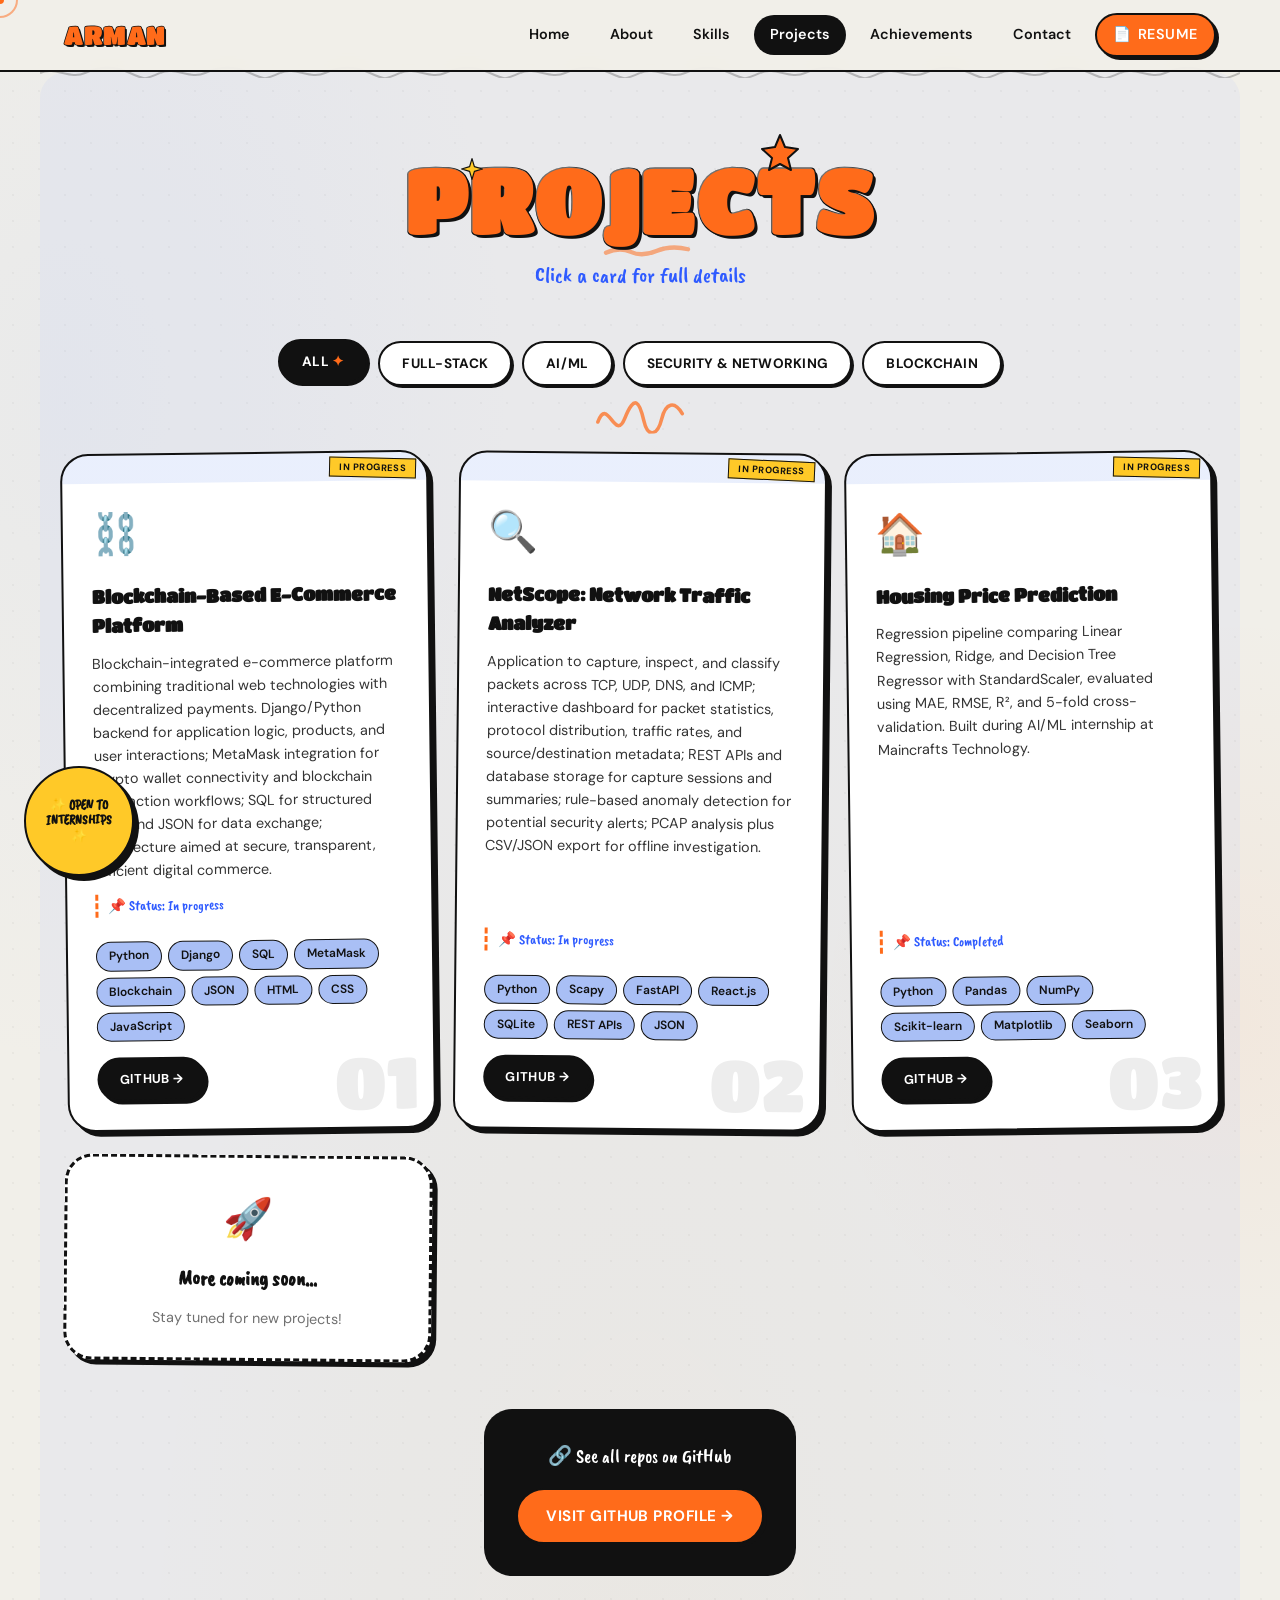
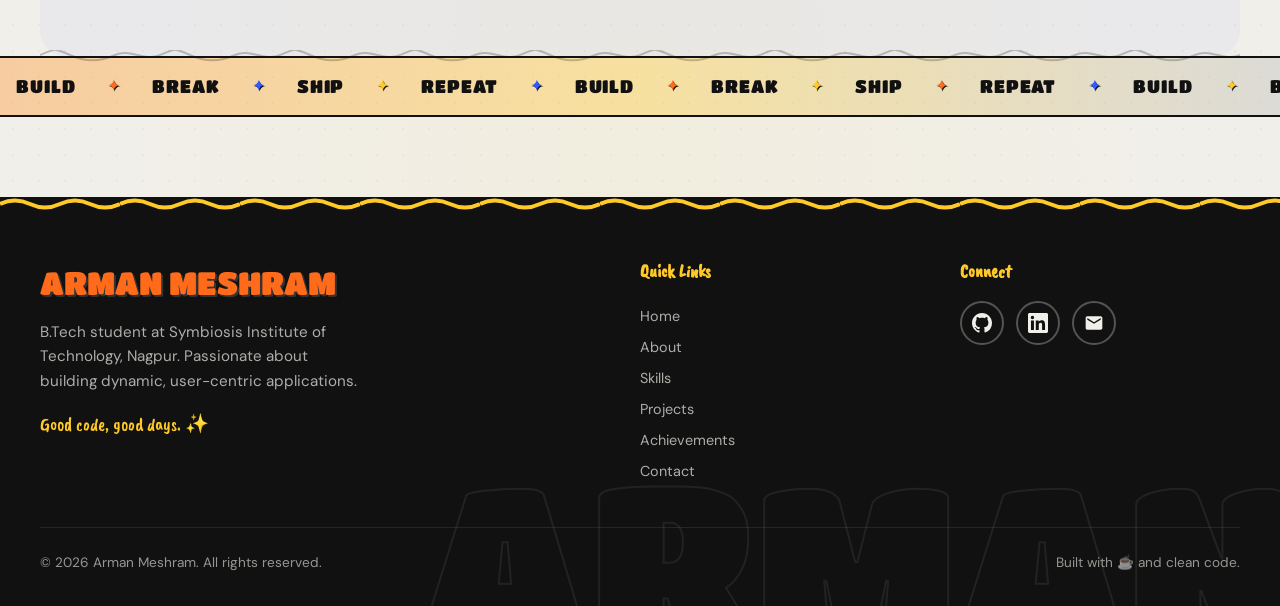
<file: projects.html>
<!DOCTYPE html>
<html lang="en">
<head>
  <meta charset="UTF-8">
  <meta name="viewport" content="width=device-width, initial-scale=1.0">
  <title>Projects — ARMAN MESHRAM</title>
  <meta name="description" content="Projects by Arman Meshram — Blockchain e-commerce, network traffic analyzer, housing price prediction, and more.">
  <meta property="og:title" content="Projects — ARMAN MESHRAM">
  <meta property="og:description" content="Explore Arman's projects in blockchain, security, AI/ML, and full-stack development.">
  <link rel="icon" href="data:image/svg+xml,<svg xmlns='http://www.w3.org/2000/svg' viewBox='0 0 100 100'><circle cx='50' cy='50' r='48' fill='%23FF6B1A' stroke='%23111' stroke-width='4'/><text x='50' y='68' font-family='Arial Black' font-size='56' fill='white' text-anchor='middle' font-weight='bold'>A</text></svg>">
  <link rel="stylesheet" href="css/style.css">
</head>
<body>

  <!-- DECO: reusable hand-drawn SVG sprite -->
  <svg class="deco-sprite" xmlns="http://www.w3.org/2000/svg" aria-hidden="true" focusable="false">
    <symbol id="deco-sparkle" viewBox="0 0 48 48"><path d="M24 2c2.7 13.2 8.8 19.3 22 22-13.2 2.7-19.3 8.8-22 22C21.3 32.8 15.2 26.7 2 24 15.2 21.3 21.3 15.2 24 2Z" fill="currentColor" stroke="#111" stroke-width="3" stroke-linejoin="round"/></symbol>
    <symbol id="deco-star" viewBox="0 0 52 52"><path d="m26 3 6.5 15.8L49 20l-12.7 10.4 4 17.3L26 38.5 11.7 48l3.9-17.6L3 20l16.5-1.4L26 3Z" fill="currentColor" stroke="#111" stroke-width="3" stroke-linejoin="round"/></symbol>
    <symbol id="deco-squiggle" viewBox="0 0 100 40"><path d="M3 25c12-29 18 24 30-3S50 4 54 25s15 17 20-1 15-20 23-5" fill="none" stroke="currentColor" stroke-width="4" stroke-linecap="round"/></symbol>
    <symbol id="deco-zigzag" viewBox="0 0 100 40"><path d="m3 7 18 25 18-25 18 25 18-25 22 25" fill="none" stroke="currentColor" stroke-width="4" stroke-linecap="round" stroke-linejoin="round"/></symbol>
    <symbol id="deco-loop" viewBox="0 0 60 60"><path d="M31 8C8 3 6 27 22 30c18 3 26-20 14-21-16-1-28 40-5 42 13 1 20-11 19-20" fill="none" stroke="currentColor" stroke-width="4" stroke-linecap="round"/></symbol>
    <symbol id="deco-arrow" viewBox="0 0 80 50"><path d="M4 37C20 6 48 8 67 22M52 10l16 12-19 7" fill="none" stroke="currentColor" stroke-width="4" stroke-linecap="round" stroke-linejoin="round"/></symbol>
    <symbol id="deco-dots" viewBox="0 0 60 60"><path d="M10 14v12m-6-6h12M43 39v14m-7-7h14" fill="none" stroke="currentColor" stroke-width="3" stroke-linecap="round"/><circle cx="37" cy="12" r="3" fill="currentColor"/><circle cx="18" cy="46" r="2.5" fill="currentColor"/></symbol>
    <symbol id="deco-burst" viewBox="0 0 80 80"><path d="m40 3 7 13 14-8 1 16 16 2-9 13 10 13-16 3-1 16-15-8-9 13-8-13-15 8-1-16-16-3 10-13-9-13 16-2 1-16 14 8 10-13Z" fill="currentColor" stroke="#111" stroke-width="3" stroke-linejoin="round"/></symbol>
    <symbol id="deco-smiley" viewBox="0 0 60 60"><circle cx="30" cy="30" r="25" fill="none" stroke="currentColor" stroke-width="3.5"/><path d="M19 25v2m22-2v2M19 37c6 10 17 10 23 0" fill="none" stroke="currentColor" stroke-width="3.5" stroke-linecap="round"/></symbol>
    <symbol id="deco-bolt" viewBox="0 0 50 70"><path d="m29 3-24 37h17l-2 27 25-40H28l1-24Z" fill="currentColor" stroke="#111" stroke-width="3" stroke-linejoin="round"/></symbol>
    <symbol id="deco-code" viewBox="0 0 70 50"><path d="m22 8-16 17 16 17M48 8l16 17-16 17M41 4 29 46" fill="none" stroke="currentColor" stroke-width="4" stroke-linecap="round" stroke-linejoin="round"/></symbol>
    <symbol id="deco-tape" viewBox="0 0 120 32"><path d="m5 5 108-2 3 23L8 29 5 5Z" fill="#FFC928" fill-opacity=".78" stroke="#111" stroke-opacity=".35" stroke-width="2"/><path d="m15 7 3 19m12-20 3 20m12-20 3 20m12-21 3 20m12-20 3 20m12-21 3 20" stroke="#111" stroke-opacity=".12" stroke-width="2"/></symbol>
  </svg>

  <div class="cursor-dot" aria-hidden="true"></div>
  <div class="cursor-ring" aria-hidden="true"></div>
  <div class="scroll-progress" aria-hidden="true"></div>
  <div class="page-transition" aria-hidden="true"></div>

  <!-- HEADER -->
  <header class="site-header" role="banner">
    <div class="header-inner">
      <a href="index.html" class="logo" aria-label="ARMAN — Home">ARMAN</a>
      <nav class="nav-links" role="navigation" aria-label="Main navigation">
        <a href="index.html">Home</a>
        <a href="about.html">About</a>
        <a href="skills.html">Skills</a>
        <a href="projects.html" class="active">Projects</a>
        <a href="achievements.html">Achievements</a>
        <a href="contact.html">Contact</a>
        <a href="assets/resume/Arman_Meshram_Resume.pdf" class="btn-resume" download><span>📄</span> Resume</a>
      </nav>
      <button class="hamburger" aria-label="Toggle navigation" aria-expanded="false">
        <span></span><span></span><span></span>
      </button>
    </div>
  </header>

  <div class="mobile-nav-overlay" role="navigation" aria-label="Mobile navigation">
    <a href="index.html">Home</a>
    <a href="about.html">About</a>
    <a href="skills.html">Skills</a>
    <a href="projects.html" class="active">Projects</a>
    <a href="achievements.html">Achievements</a>
    <a href="contact.html">Contact</a>
    <a href="assets/resume/Arman_Meshram_Resume.pdf" class="btn-resume" download>📄 Resume</a>
  </div>

  <main class="main-content">

    <!-- ===== PROJECTS ===== -->
    <section class="section" aria-labelledby="projects-heading">
      <div class="section-header">
        <h1 id="projects-heading" class="bubble-heading">Projects</h1>
        <p class="section-subtitle" style="margin-top:8px;">Click a card for full details</p>
        <div class="doodle doodle-star doodle-parallax" data-speed="12" style="top:-20px;right:calc(50% - 160px);" aria-hidden="true"></div>
        <div class="doodle doodle-sparkle doodle-parallax" data-speed="18" data-color="#FFC928" data-size="24" style="top:5px;left:calc(50% - 180px);" aria-hidden="true"></div>
      </div>

      <!-- Filter bar -->
      <div class="filter-chips reveal">
        <button class="filter-chip project-filter active" data-filter="all">All</button>
        <button class="filter-chip project-filter" data-filter="full-stack">Full-Stack</button>
        <button class="filter-chip project-filter" data-filter="ai-ml">AI/ML</button>
        <button class="filter-chip project-filter" data-filter="security">Security & Networking</button>
        <button class="filter-chip project-filter" data-filter="blockchain">Blockchain</button>
      </div>
      <!-- DECO: hand-drawn lead-in to the project cards -->
      <svg class="deco deco--md deco--orange project-filter-swoosh" aria-hidden="true"><use href="#deco-squiggle"/></svg>

      <!-- Projects grid (populated by JS) -->
      <div id="projects-grid" class="projects-grid"></div>

      <!-- GitHub banner -->
      <div style="text-align:center;margin-top:48px;" class="reveal">
        <div style="padding:32px;background:var(--ink);border-radius:var(--radius-lg);display:inline-block;">
          <p style="color:var(--white);font-family:var(--font-hand);font-size:1.2rem;margin-bottom:16px;">
            🔗 See all repos on GitHub
          </p>
          <a href="https://github.com/ArmanMeshram/" target="_blank" rel="noopener" class="btn btn--primary" style="background:var(--orange);">
            Visit GitHub Profile →
          </a>
        </div>
      </div>
    </section>

    <!-- Marquee -->
    <div class="marquee-strip" aria-hidden="true" style="background:var(--periwinkle);">
      <div class="marquee-inner" style="animation-direction:reverse;">
        <span>BUILD</span><span>•</span>
        <span>BREAK</span><span>•</span>
        <span>SHIP</span><span>•</span>
        <span>REPEAT</span><span>•</span>
        <span>BUILD</span><span>•</span>
        <span>BREAK</span><span>•</span>
        <span>SHIP</span><span>•</span>
        <span>REPEAT</span><span>•</span>
        <span>BUILD</span><span>•</span>
        <span>BREAK</span><span>•</span>
        <span>SHIP</span><span>•</span>
        <span>REPEAT</span><span>•</span>
      </div>
    </div>

  </main>

  <!-- Project Detail Modal -->
  <div id="project-modal" class="modal-overlay" role="dialog" aria-label="Project details">
    <div class="modal-content">
      <button class="modal-close" onclick="closeModal()" aria-label="Close modal">✕</button>
      <div class="modal-body"></div>
    </div>
  </div>

  <!-- FOOTER -->
  <footer class="site-footer" role="contentinfo">
    <div class="footer-inner">
      <div class="footer-brand">
        <div class="footer-logo">ARMAN MESHRAM</div>
        <p>B.Tech student at Symbiosis Institute of Technology, Nagpur. Passionate about building dynamic, user-centric applications.</p>
        <div class="footer-doodle-text">Good code, good days. ✨</div>
      </div>
      <div class="footer-links">
        <h4>Quick Links</h4>
        <a href="index.html">Home</a>
        <a href="about.html">About</a>
        <a href="skills.html">Skills</a>
        <a href="projects.html">Projects</a>
        <a href="achievements.html">Achievements</a>
        <a href="contact.html">Contact</a>
      </div>
      <div class="footer-social">
        <h4>Connect</h4>
        <div class="footer-social-icons">
          <a href="https://github.com/ArmanMeshram/" target="_blank" rel="noopener" aria-label="GitHub">
            <svg width="20" height="20" viewBox="0 0 24 24" fill="currentColor"><path d="M12 0C5.37 0 0 5.37 0 12c0 5.31 3.435 9.795 8.205 11.385.6.105.825-.255.825-.57 0-.285-.015-1.23-.015-2.235-3.015.555-3.795-.735-4.035-1.41-.135-.345-.72-1.41-1.23-1.695-.42-.225-1.02-.78-.015-.795.945-.015 1.62.87 1.845 1.23 1.08 1.815 2.805 1.305 3.495.99.105-.78.42-1.305.765-1.605-2.67-.3-5.46-1.335-5.46-5.925 0-1.305.465-2.385 1.23-3.225-.12-.3-.54-1.53.12-3.18 0 0 1.005-.315 3.3 1.23.96-.27 1.98-.405 3-.405s2.04.135 3 .405c2.295-1.56 3.3-1.23 3.3-1.23.66 1.65.24 2.88.12 3.18.765.84 1.23 1.905 1.23 3.225 0 4.605-2.805 5.625-5.475 5.925.435.375.81 1.095.81 2.22 0 1.605-.015 2.895-.015 3.3 0 .315.225.69.825.57A12.02 12.02 0 0024 12c0-6.63-5.37-12-12-12z"/></svg>
          </a>
          <a href="https://www.linkedin.com/in/arman-meshram-a5a710259" target="_blank" rel="noopener" aria-label="LinkedIn">
            <svg width="20" height="20" viewBox="0 0 24 24" fill="currentColor"><path d="M20.447 20.452h-3.554v-5.569c0-1.328-.027-3.037-1.852-3.037-1.853 0-2.136 1.445-2.136 2.939v5.667H9.351V9h3.414v1.561h.046c.477-.9 1.637-1.85 3.37-1.85 3.601 0 4.267 2.37 4.267 5.455v6.286zM5.337 7.433a2.062 2.062 0 01-2.063-2.065 2.064 2.064 0 112.063 2.065zm1.782 13.019H3.555V9h3.564v11.452zM22.225 0H1.771C.792 0 0 .774 0 1.729v20.542C0 23.227.792 24 1.771 24h20.451C23.2 24 24 23.227 24 22.271V1.729C24 .774 23.2 0 22.222 0h.003z"/></svg>
          </a>
          <a href="mailto:armanmeshram2006@gmail.com" aria-label="Email">
            <svg width="20" height="20" viewBox="0 0 24 24" fill="currentColor"><path d="M20 4H4c-1.1 0-2 .9-2 2v12c0 1.1.9 2 2 2h16c1.1 0 2-.9 2-2V6c0-1.1-.9-2-2-2zm0 4l-8 5-8-5V6l8 5 8-5v2z"/></svg>
          </a>
        </div>
      </div>
    </div>
    <div class="footer-bottom">
      <span>© 2026 Arman Meshram. All rights reserved.</span>
      <span>Built with ☕ and clean code.</span>
    </div>
  </footer>

  <div class="internship-sticker" aria-label="Open to internships">
    <span>✨ OPEN TO INTERNSHIPS ✨</span>
  </div>
  <button class="back-to-top" aria-label="Back to top">↑</button>

  <script src="js/script.js"></script>
</body>
</html>
</file>
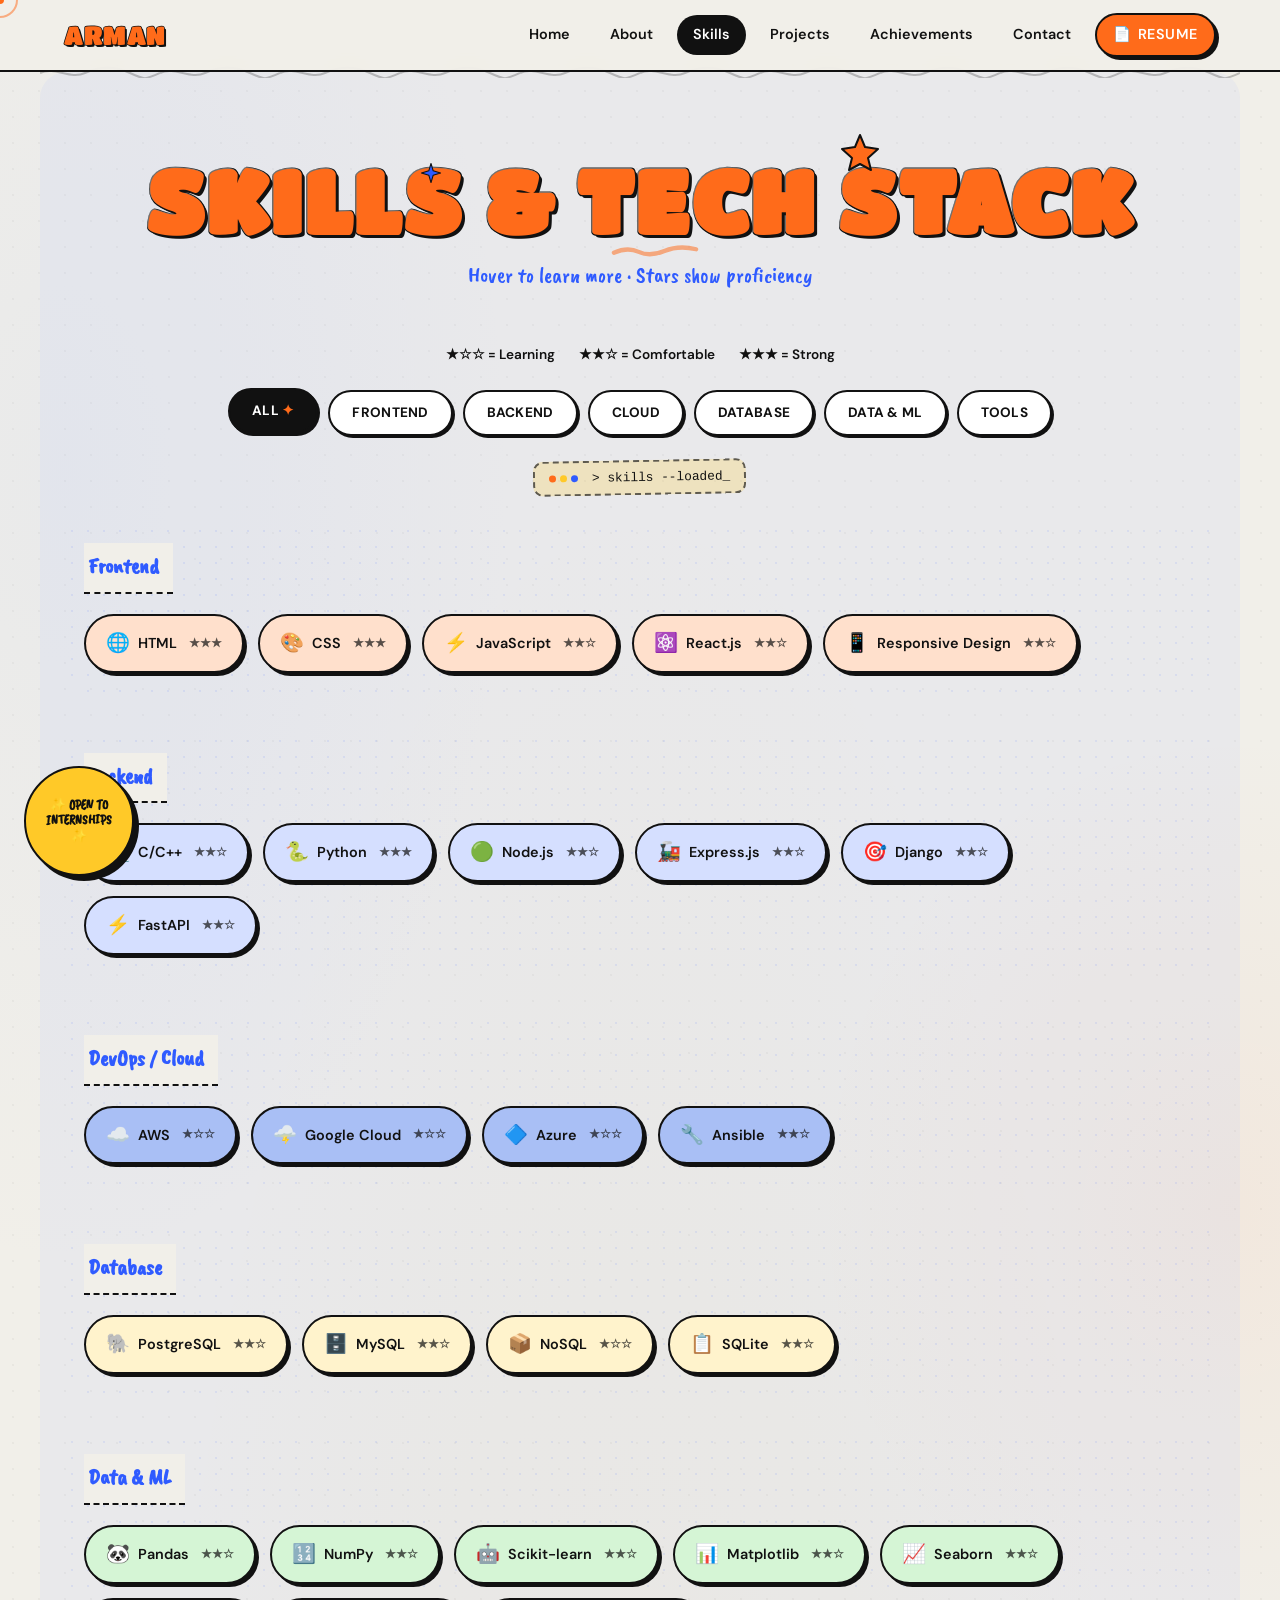
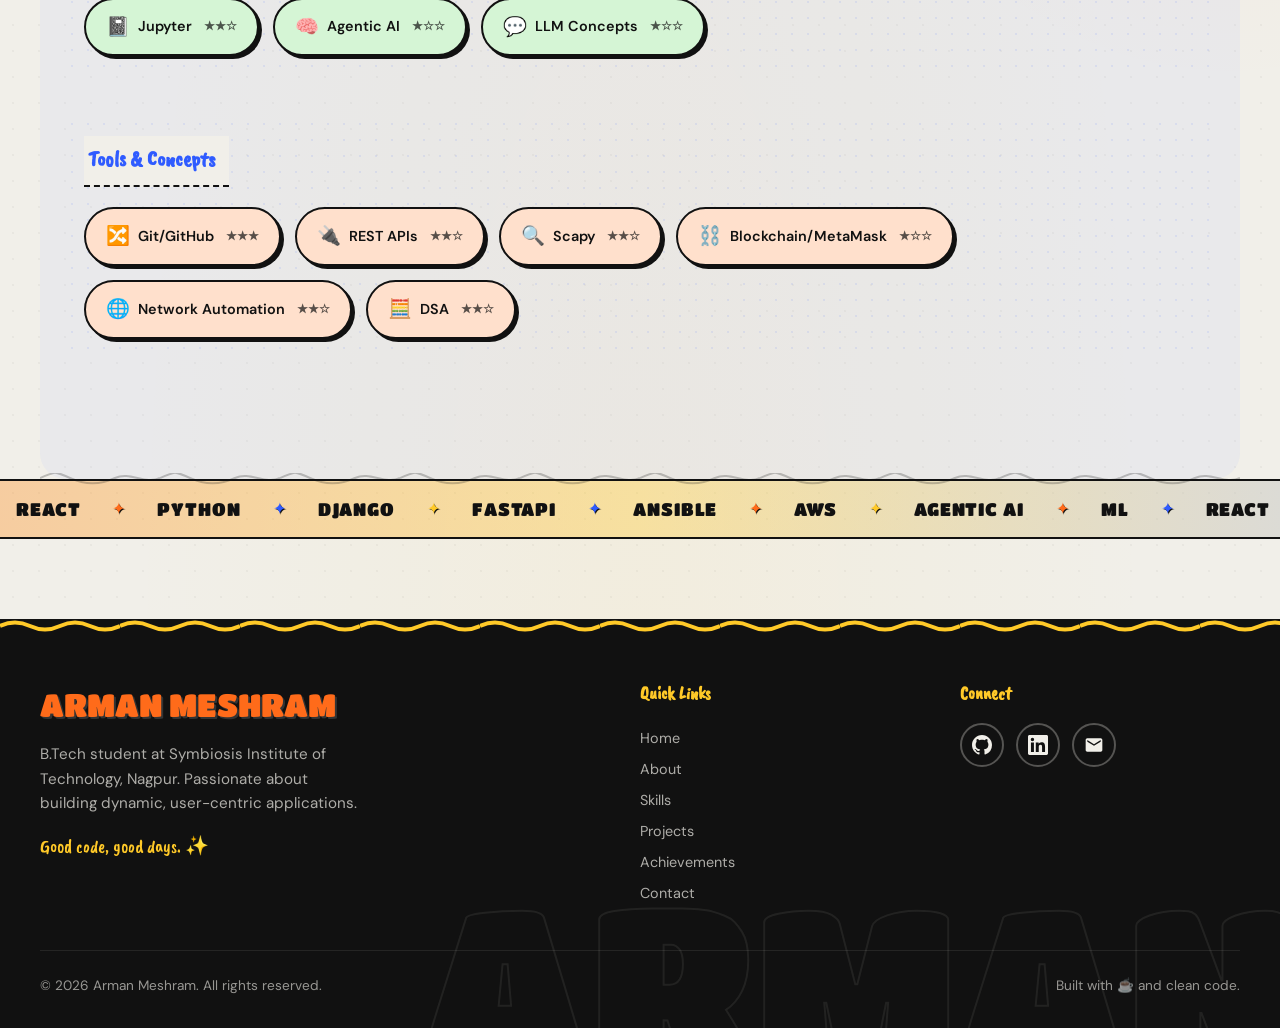
<file: skills.html>
<!DOCTYPE html>
<html lang="en">
<head>
  <meta charset="UTF-8">
  <meta name="viewport" content="width=device-width, initial-scale=1.0">
  <title>Skills — ARMAN MESHRAM</title>
  <meta name="description" content="Technical skills and proficiency of Arman Meshram — Frontend, Backend, Cloud, Database, AI/ML, and Tools.">
  <meta property="og:title" content="Skills — ARMAN MESHRAM">
  <meta property="og:description" content="Explore Arman's tech stack: React, Python, Django, FastAPI, AWS, Ansible, ML, and more.">
  <link rel="icon" href="data:image/svg+xml,<svg xmlns='http://www.w3.org/2000/svg' viewBox='0 0 100 100'><circle cx='50' cy='50' r='48' fill='%23FF6B1A' stroke='%23111' stroke-width='4'/><text x='50' y='68' font-family='Arial Black' font-size='56' fill='white' text-anchor='middle' font-weight='bold'>A</text></svg>">
  <link rel="stylesheet" href="css/style.css">
</head>
<body>

  <!-- DECO: reusable hand-drawn SVG sprite -->
  <svg class="deco-sprite" xmlns="http://www.w3.org/2000/svg" aria-hidden="true" focusable="false">
    <symbol id="deco-sparkle" viewBox="0 0 48 48"><path d="M24 2c2.7 13.2 8.8 19.3 22 22-13.2 2.7-19.3 8.8-22 22C21.3 32.8 15.2 26.7 2 24 15.2 21.3 21.3 15.2 24 2Z" fill="currentColor" stroke="#111" stroke-width="3" stroke-linejoin="round"/></symbol>
    <symbol id="deco-star" viewBox="0 0 52 52"><path d="m26 3 6.5 15.8L49 20l-12.7 10.4 4 17.3L26 38.5 11.7 48l3.9-17.6L3 20l16.5-1.4L26 3Z" fill="currentColor" stroke="#111" stroke-width="3" stroke-linejoin="round"/></symbol>
    <symbol id="deco-squiggle" viewBox="0 0 100 40"><path d="M3 25c12-29 18 24 30-3S50 4 54 25s15 17 20-1 15-20 23-5" fill="none" stroke="currentColor" stroke-width="4" stroke-linecap="round"/></symbol>
    <symbol id="deco-zigzag" viewBox="0 0 100 40"><path d="m3 7 18 25 18-25 18 25 18-25 22 25" fill="none" stroke="currentColor" stroke-width="4" stroke-linecap="round" stroke-linejoin="round"/></symbol>
    <symbol id="deco-loop" viewBox="0 0 60 60"><path d="M31 8C8 3 6 27 22 30c18 3 26-20 14-21-16-1-28 40-5 42 13 1 20-11 19-20" fill="none" stroke="currentColor" stroke-width="4" stroke-linecap="round"/></symbol>
    <symbol id="deco-arrow" viewBox="0 0 80 50"><path d="M4 37C20 6 48 8 67 22M52 10l16 12-19 7" fill="none" stroke="currentColor" stroke-width="4" stroke-linecap="round" stroke-linejoin="round"/></symbol>
    <symbol id="deco-dots" viewBox="0 0 60 60"><path d="M10 14v12m-6-6h12M43 39v14m-7-7h14" fill="none" stroke="currentColor" stroke-width="3" stroke-linecap="round"/><circle cx="37" cy="12" r="3" fill="currentColor"/><circle cx="18" cy="46" r="2.5" fill="currentColor"/></symbol>
    <symbol id="deco-burst" viewBox="0 0 80 80"><path d="m40 3 7 13 14-8 1 16 16 2-9 13 10 13-16 3-1 16-15-8-9 13-8-13-15 8-1-16-16-3 10-13-9-13 16-2 1-16 14 8 10-13Z" fill="currentColor" stroke="#111" stroke-width="3" stroke-linejoin="round"/></symbol>
    <symbol id="deco-smiley" viewBox="0 0 60 60"><circle cx="30" cy="30" r="25" fill="none" stroke="currentColor" stroke-width="3.5"/><path d="M19 25v2m22-2v2M19 37c6 10 17 10 23 0" fill="none" stroke="currentColor" stroke-width="3.5" stroke-linecap="round"/></symbol>
    <symbol id="deco-bolt" viewBox="0 0 50 70"><path d="m29 3-24 37h17l-2 27 25-40H28l1-24Z" fill="currentColor" stroke="#111" stroke-width="3" stroke-linejoin="round"/></symbol>
    <symbol id="deco-code" viewBox="0 0 70 50"><path d="m22 8-16 17 16 17M48 8l16 17-16 17M41 4 29 46" fill="none" stroke="currentColor" stroke-width="4" stroke-linecap="round" stroke-linejoin="round"/></symbol>
    <symbol id="deco-tape" viewBox="0 0 120 32"><path d="m5 5 108-2 3 23L8 29 5 5Z" fill="#FFC928" fill-opacity=".78" stroke="#111" stroke-opacity=".35" stroke-width="2"/><path d="m15 7 3 19m12-20 3 20m12-20 3 20m12-21 3 20m12-20 3 20m12-21 3 20" stroke="#111" stroke-opacity=".12" stroke-width="2"/></symbol>
  </svg>

  <div class="cursor-dot" aria-hidden="true"></div>
  <div class="cursor-ring" aria-hidden="true"></div>
  <div class="scroll-progress" aria-hidden="true"></div>
  <div class="page-transition" aria-hidden="true"></div>

  <!-- HEADER -->
  <header class="site-header" role="banner">
    <div class="header-inner">
      <a href="index.html" class="logo" aria-label="ARMAN — Home">ARMAN</a>
      <nav class="nav-links" role="navigation" aria-label="Main navigation">
        <a href="index.html">Home</a>
        <a href="about.html">About</a>
        <a href="skills.html" class="active">Skills</a>
        <a href="projects.html">Projects</a>
        <a href="achievements.html">Achievements</a>
        <a href="contact.html">Contact</a>
        <a href="assets/resume/Arman_Meshram_Resume.pdf" class="btn-resume" download><span>📄</span> Resume</a>
      </nav>
      <button class="hamburger" aria-label="Toggle navigation" aria-expanded="false">
        <span></span><span></span><span></span>
      </button>
    </div>
  </header>

  <div class="mobile-nav-overlay" role="navigation" aria-label="Mobile navigation">
    <a href="index.html">Home</a>
    <a href="about.html">About</a>
    <a href="skills.html" class="active">Skills</a>
    <a href="projects.html">Projects</a>
    <a href="achievements.html">Achievements</a>
    <a href="contact.html">Contact</a>
    <a href="assets/resume/Arman_Meshram_Resume.pdf" class="btn-resume" download>📄 Resume</a>
  </div>

  <main class="main-content">

    <!-- ===== SKILLS ===== -->
    <section class="section" aria-labelledby="skills-heading">
      <div class="section-header">
        <h1 id="skills-heading" class="bubble-heading">Skills & Tech Stack</h1>
        <p class="section-subtitle" style="margin-top:8px;">Hover to learn more · Stars show proficiency</p>
        <div class="doodle doodle-star doodle-parallax" data-speed="12" style="top:-20px;right:calc(50% - 240px);" aria-hidden="true"></div>
        <div class="doodle doodle-sparkle doodle-parallax" data-speed="20" data-color="#2F5BFF" data-size="22" style="top:10px;left:calc(50% - 220px);" aria-hidden="true"></div>
      </div>

      <!-- Proficiency Legend -->
      <div style="text-align:center;margin-bottom:24px;" class="reveal">
        <div style="display:inline-flex;gap:24px;flex-wrap:wrap;justify-content:center;font-size:0.85rem;font-weight:600;">
          <span>★☆☆ = Learning</span>
          <span>★★☆ = Comfortable</span>
          <span>★★★ = Strong</span>
        </div>
      </div>

      <!-- Filter chips -->
      <div class="filter-chips reveal">
        <button class="filter-chip skill-filter active" data-filter="all">All</button>
        <button class="filter-chip skill-filter" data-filter="frontend">Frontend</button>
        <button class="filter-chip skill-filter" data-filter="backend">Backend</button>
        <button class="filter-chip skill-filter" data-filter="cloud">Cloud</button>
        <button class="filter-chip skill-filter" data-filter="database">Database</button>
        <button class="filter-chip skill-filter" data-filter="dataml">Data & ML</button>
        <button class="filter-chip skill-filter" data-filter="tools">Tools</button>
      </div>

      <!-- DECO: terminal sticker anchors the skill board -->
      <div class="terminal-note" aria-hidden="true"><span class="terminal-note__dots"><i></i><i></i><i></i></span><code>&gt; skills --loaded<span>_</span></code></div>

      <!-- Skills container (populated by JS) -->
      <div id="skills-container"></div>
    </section>

    <!-- Marquee -->
    <div class="marquee-strip" aria-hidden="true">
      <div class="marquee-inner">
        <span>REACT</span><span>•</span>
        <span>PYTHON</span><span>•</span>
        <span>DJANGO</span><span>•</span>
        <span>FASTAPI</span><span>•</span>
        <span>ANSIBLE</span><span>•</span>
        <span>AWS</span><span>•</span>
        <span>AGENTIC AI</span><span>•</span>
        <span>ML</span><span>•</span>
        <span>REACT</span><span>•</span>
        <span>PYTHON</span><span>•</span>
        <span>DJANGO</span><span>•</span>
        <span>FASTAPI</span><span>•</span>
        <span>ANSIBLE</span><span>•</span>
        <span>AWS</span><span>•</span>
        <span>AGENTIC AI</span><span>•</span>
        <span>ML</span><span>•</span>
      </div>
    </div>

  </main>

  <!-- FOOTER -->
  <footer class="site-footer" role="contentinfo">
    <div class="footer-inner">
      <div class="footer-brand">
        <div class="footer-logo">ARMAN MESHRAM</div>
        <p>B.Tech student at Symbiosis Institute of Technology, Nagpur. Passionate about building dynamic, user-centric applications.</p>
        <div class="footer-doodle-text">Good code, good days. ✨</div>
      </div>
      <div class="footer-links">
        <h4>Quick Links</h4>
        <a href="index.html">Home</a>
        <a href="about.html">About</a>
        <a href="skills.html">Skills</a>
        <a href="projects.html">Projects</a>
        <a href="achievements.html">Achievements</a>
        <a href="contact.html">Contact</a>
      </div>
      <div class="footer-social">
        <h4>Connect</h4>
        <div class="footer-social-icons">
          <a href="https://github.com/ArmanMeshram/" target="_blank" rel="noopener" aria-label="GitHub">
            <svg width="20" height="20" viewBox="0 0 24 24" fill="currentColor"><path d="M12 0C5.37 0 0 5.37 0 12c0 5.31 3.435 9.795 8.205 11.385.6.105.825-.255.825-.57 0-.285-.015-1.23-.015-2.235-3.015.555-3.795-.735-4.035-1.41-.135-.345-.72-1.41-1.23-1.695-.42-.225-1.02-.78-.015-.795.945-.015 1.62.87 1.845 1.23 1.08 1.815 2.805 1.305 3.495.99.105-.78.42-1.305.765-1.605-2.67-.3-5.46-1.335-5.46-5.925 0-1.305.465-2.385 1.23-3.225-.12-.3-.54-1.53.12-3.18 0 0 1.005-.315 3.3 1.23.96-.27 1.98-.405 3-.405s2.04.135 3 .405c2.295-1.56 3.3-1.23 3.3-1.23.66 1.65.24 2.88.12 3.18.765.84 1.23 1.905 1.23 3.225 0 4.605-2.805 5.625-5.475 5.925.435.375.81 1.095.81 2.22 0 1.605-.015 2.895-.015 3.3 0 .315.225.69.825.57A12.02 12.02 0 0024 12c0-6.63-5.37-12-12-12z"/></svg>
          </a>
          <a href="https://www.linkedin.com/in/arman-meshram-a5a710259" target="_blank" rel="noopener" aria-label="LinkedIn">
            <svg width="20" height="20" viewBox="0 0 24 24" fill="currentColor"><path d="M20.447 20.452h-3.554v-5.569c0-1.328-.027-3.037-1.852-3.037-1.853 0-2.136 1.445-2.136 2.939v5.667H9.351V9h3.414v1.561h.046c.477-.9 1.637-1.85 3.37-1.85 3.601 0 4.267 2.37 4.267 5.455v6.286zM5.337 7.433a2.062 2.062 0 01-2.063-2.065 2.064 2.064 0 112.063 2.065zm1.782 13.019H3.555V9h3.564v11.452zM22.225 0H1.771C.792 0 0 .774 0 1.729v20.542C0 23.227.792 24 1.771 24h20.451C23.2 24 24 23.227 24 22.271V1.729C24 .774 23.2 0 22.222 0h.003z"/></svg>
          </a>
          <a href="mailto:armanmeshram2006@gmail.com" aria-label="Email">
            <svg width="20" height="20" viewBox="0 0 24 24" fill="currentColor"><path d="M20 4H4c-1.1 0-2 .9-2 2v12c0 1.1.9 2 2 2h16c1.1 0 2-.9 2-2V6c0-1.1-.9-2-2-2zm0 4l-8 5-8-5V6l8 5 8-5v2z"/></svg>
          </a>
        </div>
      </div>
    </div>
    <div class="footer-bottom">
      <span>© 2026 Arman Meshram. All rights reserved.</span>
      <span>Built with ☕ and clean code.</span>
    </div>
  </footer>

  <div class="internship-sticker" aria-label="Open to internships">
    <span>✨ OPEN TO INTERNSHIPS ✨</span>
  </div>
  <button class="back-to-top" aria-label="Back to top">↑</button>

  <script src="js/script.js"></script>
</body>
</html>
</file>
<file: css/style.css>
/* ============================================================
   ARMAN MESHRAM — Portfolio Style System
   Streetwear-brand-meets-developer aesthetic
   ============================================================ */

/* ---------- Google Fonts ---------- */
@import url('https://fonts.googleapis.com/css2?family=Titan+One&family=Caveat+Brush&family=DM+Sans:ital,opsz,wght@0,9..40,300..800;1,9..40,300..800&display=swap');

/* ============================================================
   1. CSS VARIABLES / DESIGN TOKENS
   ============================================================ */
:root {
  /* Palette */
  --bg:           #F1EFE9;
  --ink:          #111111;
  --orange:       #FF6B1A;
  --blue:         #2F5BFF;
  --yellow:       #FFC928;
  --periwinkle:   #A9BFF5;
  --white:        #FFFFFF;
  --light-gray:   #E5E3DD;
  --green:        #34C759;

  /* Typography */
  --font-display:  'Titan One', cursive;
  --font-hand:     'Caveat Brush', cursive;
  --font-body:     'DM Sans', sans-serif;

  /* Sizing */
  --radius-sm:  12px;
  --radius-md:  20px;
  --radius-lg:  28px;
  --radius-pill: 999px;
  --border:     2.5px solid var(--ink);
  --shadow-sm:  3px 3px 0 var(--ink);
  --shadow-md:  5px 5px 0 var(--ink);
  --shadow-lg:  8px 8px 0 var(--ink);

  /* Transitions */
  --ease-bounce: cubic-bezier(0.34, 1.56, 0.64, 1);
  --ease-smooth: cubic-bezier(0.25, 0.1, 0.25, 1);
  --transition-fast: 0.2s var(--ease-smooth);
  --transition-med:  0.35s var(--ease-smooth);
  --transition-bounce: 0.4s var(--ease-bounce);

  /* Layout */
  --max-width: 1200px;
  --nav-height: 72px;
}

/* ============================================================
   2. RESET & BASE
   ============================================================ */
*, *::before, *::after {
  margin: 0;
  padding: 0;
  box-sizing: border-box;
}

html {
  scroll-behavior: smooth;
  font-size: 16px;
  -webkit-font-smoothing: antialiased;
  -moz-osx-font-smoothing: grayscale;
}

body {
  font-family: var(--font-body);
  background: var(--bg);
  color: var(--ink);
  line-height: 1.6;
  overflow-x: hidden;
  cursor: none;
}

/* Touch devices: normal cursor */
@media (hover: none) and (pointer: coarse) {
  body { cursor: auto; }
}

a {
  color: inherit;
  text-decoration: none;
}

img {
  max-width: 100%;
  height: auto;
  display: block;
}

ul, ol {
  list-style: none;
}

button, input, textarea, select {
  font: inherit;
  color: inherit;
  border: none;
  background: none;
  outline: none;
}

button { cursor: none; }
@media (hover: none) and (pointer: coarse) {
  button { cursor: pointer; }
}

/* ============================================================
   3. CUSTOM CURSOR
   ============================================================ */
.cursor-dot,
.cursor-ring {
  position: fixed;
  top: 0;
  left: 0;
  pointer-events: none;
  z-index: 100000;
  border-radius: 50%;
  transition: transform 0.15s var(--ease-smooth), opacity 0.15s;
}

.cursor-dot {
  width: 8px;
  height: 8px;
  background: var(--orange);
  transform: translate(-50%, -50%);
}

.cursor-ring {
  width: 36px;
  height: 36px;
  border: 2px solid var(--orange);
  opacity: 0.5;
  transform: translate(-50%, -50%);
  transition: width 0.25s var(--ease-bounce), height 0.25s var(--ease-bounce), opacity 0.15s;
}

.cursor-ring.hover {
  width: 56px;
  height: 56px;
  opacity: 0.3;
}

@media (hover: none) and (pointer: coarse) {
  .cursor-dot, .cursor-ring { display: none; }
}

/* ============================================================
   4. SCROLL PROGRESS BAR
   ============================================================ */
.scroll-progress {
  position: fixed;
  top: 0;
  left: 0;
  height: 4px;
  background: linear-gradient(90deg, var(--orange), var(--yellow), var(--blue));
  z-index: 10001;
  width: 0%;
  transition: none;
}

/* ============================================================
   5. PAGE TRANSITION OVERLAY
   ============================================================ */
.page-transition {
  position: fixed;
  inset: 0;
  z-index: 99999;
  background: var(--orange);
  transform: scale3d(1, 0, 1);
  transform-origin: bottom;
  pointer-events: none;
  backface-visibility: hidden;
  will-change: transform;
}

.page-transition.active-enter {
  animation: wipeIn 0.58s cubic-bezier(.76, 0, .24, 1) both;
}

.page-transition.active-exit {
  animation: wipeOut 0.58s cubic-bezier(.76, 0, .24, 1) both;
}

@keyframes wipeIn {
  0% { transform: scale3d(1, 0, 1); transform-origin: bottom; }
  100% { transform: scale3d(1, 1, 1); transform-origin: bottom; }
}

@keyframes wipeOut {
  0% { transform: scale3d(1, 1, 1); transform-origin: top; }
  100% { transform: scale3d(1, 0, 1); transform-origin: top; }
}

/* ============================================================
   6. TYPOGRAPHY
   ============================================================ */
.bubble-heading {
  font-family: var(--font-display);
  color: var(--orange);
  -webkit-text-stroke: 2.5px var(--ink);
  paint-order: stroke fill;
  text-shadow:
    3px 3px 0 var(--ink),
    -1px -1px 0 rgba(255,255,255,0.4);
  letter-spacing: 0.02em;
  line-height: 1.1;
  text-transform: uppercase;
}

.bubble-heading--blue {
  color: var(--blue);
}

.bubble-heading--yellow {
  color: var(--yellow);
}

h1.bubble-heading { font-size: clamp(2.8rem, 7vw, 5.5rem); }
h2.bubble-heading { font-size: clamp(2rem, 5vw, 3.5rem); }
h3.bubble-heading { font-size: clamp(1.4rem, 3vw, 2rem); }

.hand-label {
  font-family: var(--font-hand);
  font-size: 1.15rem;
  color: var(--ink);
  letter-spacing: 0.03em;
}

.section-subtitle {
  font-family: var(--font-hand);
  font-size: 1.4rem;
  color: var(--blue);
}

/* ============================================================
   7. HEADER / NAV
   ============================================================ */
.site-header {
  position: fixed;
  top: 0;
  left: 0;
  width: 100%;
  height: var(--nav-height);
  background: rgba(241, 239, 233, 0.92);
  backdrop-filter: blur(12px);
  -webkit-backdrop-filter: blur(12px);
  border-bottom: var(--border);
  z-index: 10000;
  display: flex;
  align-items: center;
  justify-content: center;
  transition: box-shadow var(--transition-fast);
}

.site-header.scrolled {
  box-shadow: 0 4px 20px rgba(0,0,0,0.08);
}

.header-inner {
  max-width: var(--max-width);
  width: 100%;
  padding: 0 24px;
  display: flex;
  align-items: center;
  justify-content: space-between;
}

.logo {
  font-family: var(--font-display);
  font-size: 1.6rem;
  color: var(--orange);
  -webkit-text-stroke: 1.5px var(--ink);
  paint-order: stroke fill;
  text-shadow: 2px 2px 0 var(--ink);
  letter-spacing: 0.02em;
  text-transform: uppercase;
  transition: transform var(--transition-bounce);
}

.logo:hover {
  transform: scale(1.05) rotate(-2deg);
}

.nav-links {
  display: flex;
  align-items: center;
  gap: 8px;
}

.nav-links a {
  font-family: var(--font-body);
  font-weight: 600;
  font-size: 0.9rem;
  padding: 8px 16px;
  border-radius: var(--radius-pill);
  transition: background var(--transition-fast), color var(--transition-fast), transform var(--transition-bounce);
  position: relative;
}

.nav-links a:hover {
  background: var(--ink);
  color: var(--white);
  transform: translateY(-2px);
}

.nav-links a.active {
  background: var(--ink);
  color: var(--white);
}

.btn-resume {
  display: inline-flex;
  align-items: center;
  gap: 6px;
  font-weight: 700;
  font-size: 0.85rem;
  padding: 10px 22px;
  background: var(--orange);
  color: var(--white);
  border: var(--border);
  border-radius: var(--radius-pill);
  box-shadow: var(--shadow-sm);
  transition: transform var(--transition-bounce), box-shadow var(--transition-fast);
  text-transform: uppercase;
  letter-spacing: 0.04em;
}

.btn-resume:hover {
  transform: translateY(-3px);
  box-shadow: var(--shadow-md);
}

/* Hamburger */
.hamburger {
  display: none;
  flex-direction: column;
  gap: 5px;
  padding: 8px;
  z-index: 10002;
  background: none;
  border: none;
}

.hamburger span {
  display: block;
  width: 26px;
  height: 3px;
  background: var(--ink);
  border-radius: 2px;
  transition: transform var(--transition-med), opacity 0.2s;
}

.hamburger.open span:nth-child(1) {
  transform: translateY(8px) rotate(45deg);
}

.hamburger.open span:nth-child(2) {
  opacity: 0;
}

.hamburger.open span:nth-child(3) {
  transform: translateY(-8px) rotate(-45deg);
}

/* Mobile nav */
.mobile-nav-overlay {
  display: none;
  position: fixed;
  inset: 0;
  background: rgba(241, 239, 233, 0.97);
  backdrop-filter: blur(20px);
  z-index: 9999;
  flex-direction: column;
  align-items: center;
  justify-content: center;
  gap: 16px;
  opacity: 0;
  transition: opacity 0.3s var(--ease-smooth);
}

.mobile-nav-overlay.open {
  display: flex;
  opacity: 1;
}

.mobile-nav-overlay a {
  font-family: var(--font-display);
  font-size: 1.8rem;
  color: var(--ink);
  padding: 12px 32px;
  border-radius: var(--radius-pill);
  transition: background var(--transition-fast), color var(--transition-fast), transform var(--transition-bounce);
}

.mobile-nav-overlay a:hover,
.mobile-nav-overlay a.active {
  background: var(--ink);
  color: var(--white);
  transform: scale(1.05);
}

/* ============================================================
   8. FOOTER
   ============================================================ */
.site-footer {
  background: var(--ink);
  color: var(--bg);
  padding: 60px 24px 32px;
  margin-top: 80px;
  position: relative;
  overflow: hidden;
}

.footer-inner {
  max-width: var(--max-width);
  margin: 0 auto;
  display: grid;
  grid-template-columns: 2fr 1fr 1fr;
  gap: 40px;
}

.footer-brand .footer-logo {
  font-family: var(--font-display);
  font-size: 2rem;
  color: var(--orange);
  text-shadow: 2px 2px 0 rgba(255,255,255,0.15);
  margin-bottom: 12px;
  text-transform: uppercase;
}

.footer-brand p {
  font-size: 0.95rem;
  opacity: 0.7;
  max-width: 320px;
  line-height: 1.6;
}

.footer-doodle-text {
  font-family: var(--font-hand);
  font-size: 1.2rem;
  color: var(--yellow);
  margin-top: 16px;
}

.footer-links h4,
.footer-social h4 {
  font-family: var(--font-hand);
  font-size: 1.1rem;
  color: var(--yellow);
  margin-bottom: 16px;
}

.footer-links a {
  display: block;
  padding: 4px 0;
  font-size: 0.9rem;
  opacity: 0.7;
  transition: opacity var(--transition-fast), transform var(--transition-fast);
}

.footer-links a:hover {
  opacity: 1;
  transform: translateX(4px);
}

.footer-social-icons {
  display: flex;
  gap: 12px;
  margin-top: 4px;
}

.footer-social-icons a {
  width: 44px;
  height: 44px;
  border: 2px solid rgba(241,239,233,0.3);
  border-radius: 50%;
  display: flex;
  align-items: center;
  justify-content: center;
  font-size: 1.2rem;
  transition: background var(--transition-fast), border-color var(--transition-fast), transform var(--transition-bounce);
}

.footer-social-icons a:hover {
  background: var(--orange);
  border-color: var(--orange);
  transform: translateY(-3px) rotate(-5deg);
}

.footer-bottom {
  max-width: var(--max-width);
  margin: 40px auto 0;
  padding-top: 24px;
  border-top: 1px solid rgba(241,239,233,0.15);
  display: flex;
  align-items: center;
  justify-content: space-between;
  font-size: 0.85rem;
  opacity: 0.6;
}

/* ============================================================
   9. BUTTONS
   ============================================================ */
.btn {
  display: inline-flex;
  align-items: center;
  gap: 8px;
  font-weight: 700;
  font-size: 0.95rem;
  padding: 14px 28px;
  border-radius: var(--radius-pill);
  border: var(--border);
  transition: transform var(--transition-bounce), box-shadow var(--transition-fast), background var(--transition-fast), color var(--transition-fast);
  text-transform: uppercase;
  letter-spacing: 0.03em;
}

.btn--primary {
  background: var(--ink);
  color: var(--white);
  box-shadow: var(--shadow-sm);
}

.btn--primary:hover {
  transform: translateY(-3px);
  box-shadow: var(--shadow-md);
  background: var(--orange);
}

.btn--outline {
  background: transparent;
  color: var(--ink);
  box-shadow: var(--shadow-sm);
}

.btn--outline:hover {
  transform: translateY(-3px);
  box-shadow: var(--shadow-md);
  background: var(--ink);
  color: var(--white);
}

.btn--small {
  padding: 10px 20px;
  font-size: 0.8rem;
}

.btn--icon-circle {
  width: 48px;
  height: 48px;
  padding: 0;
  border-radius: 50%;
  display: inline-flex;
  align-items: center;
  justify-content: center;
  background: var(--ink);
  color: var(--white);
  border: var(--border);
  box-shadow: var(--shadow-sm);
  font-size: 1.2rem;
  transition: transform var(--transition-bounce), box-shadow var(--transition-fast);
}

.btn--icon-circle:hover {
  transform: translateY(-3px) rotate(45deg);
  box-shadow: var(--shadow-md);
}

/* ============================================================
   10. STICKER CARDS
   ============================================================ */
.sticker-card {
  background: var(--white);
  border: var(--border);
  border-radius: var(--radius-lg);
  padding: 28px;
  position: relative;
  box-shadow: var(--shadow-md);
  transition: transform var(--transition-bounce), box-shadow var(--transition-fast);
  overflow: hidden;
}

.sticker-card:hover {
  transform: translateY(-6px) rotate(-1deg);
  box-shadow: var(--shadow-lg);
}

.sticker-card--orange { background: var(--orange); color: var(--white); }
.sticker-card--blue   { background: var(--blue);   color: var(--white); }
.sticker-card--yellow { background: var(--yellow); color: var(--ink);   }
.sticker-card--periwinkle { background: var(--periwinkle); color: var(--ink); }

.card-pill-label {
  position: absolute;
  bottom: 16px;
  left: 16px;
  font-family: var(--font-hand);
  font-size: 0.85rem;
  padding: 4px 14px;
  background: var(--ink);
  color: var(--white);
  border-radius: var(--radius-pill);
  z-index: 2;
}

.card-arrow {
  position: absolute;
  bottom: 16px;
  right: 16px;
  z-index: 2;
}

/* ============================================================
   11. SECTIONS LAYOUT
   ============================================================ */
.main-content {
  padding-top: var(--nav-height);
}

.section {
  padding: 80px 24px;
  max-width: var(--max-width);
  margin: 0 auto;
}

.section--full {
  max-width: 100%;
  padding-left: 0;
  padding-right: 0;
}

.section-header {
  text-align: center;
  margin-bottom: 48px;
  position: relative;
}

.section-header .doodle-star {
  position: absolute;
  top: -20px;
  right: calc(50% - 180px);
  width: 40px;
  height: 40px;
}

.divider {
  width: 100%;
  max-width: var(--max-width);
  margin: 0 auto;
  height: 2px;
  background: repeating-linear-gradient(
    90deg,
    var(--ink) 0,
    var(--ink) 8px,
    transparent 8px,
    transparent 16px
  );
  opacity: 0.15;
}

/* ============================================================
   12. HERO SECTION (HOME)
   ============================================================ */
.hero {
  min-height: calc(100vh - var(--nav-height));
  display: flex;
  align-items: center;
  padding: 40px 24px;
  max-width: var(--max-width);
  margin: 0 auto;
}

.hero-grid {
  display: grid;
  grid-template-columns: 1fr 1fr;
  gap: 60px;
  align-items: center;
  width: 100%;
}

.hero-text .hero-label {
  font-family: var(--font-hand);
  font-size: 1.2rem;
  color: var(--blue);
  margin-bottom: 12px;
  display: inline-block;
  background: var(--periwinkle);
  padding: 4px 16px;
  border-radius: var(--radius-pill);
  border: 2px solid var(--ink);
}

.hero-name {
  font-size: clamp(3rem, 8vw, 5.5rem);
  margin: 16px 0;
  position: relative;
}

.hero-name .letter {
  display: inline-block;
  opacity: 0;
  transform: translateY(40px) scale(0.5);
  animation: letterPop 0.5s var(--ease-bounce) forwards;
}

@keyframes letterPop {
  to {
    opacity: 1;
    transform: translateY(0) scale(1);
  }
}

.hero-name .letter-space {
  display: inline-block;
  width: 0.3em;
}

.hero-tagline {
  font-family: var(--font-hand);
  font-size: 1.6rem;
  color: var(--orange);
  margin-bottom: 16px;
}

.hero-blurb {
  font-size: 1.1rem;
  opacity: 0.8;
  max-width: 480px;
  margin-bottom: 28px;
  line-height: 1.7;
}

.hero-btns {
  display: flex;
  gap: 16px;
  flex-wrap: wrap;
}

/* Hero image side */
.hero-image-wrapper {
  position: relative;
  display: flex;
  justify-content: center;
  align-items: center;
}

.hero-photo-container {
  position: relative;
  width: 340px;
  height: 400px;
}

.hero-blob {
  position: absolute;
  width: 380px;
  height: 420px;
  top: 50%;
  left: 50%;
  transform: translate(-50%, -50%);
  z-index: 0;
}

.hero-blob svg {
  width: 100%;
  height: 100%;
}

.hero-photo {
  position: relative;
  width: 300px;
  height: 360px;
  border-radius: 40% 60% 55% 45% / 55% 40% 60% 45%;
  overflow: hidden;
  border: 4px solid var(--ink);
  box-shadow: 8px 8px 0 var(--blue);
  z-index: 1;
  margin: auto;
  transition: transform 0.4s var(--ease-bounce);
}

.hero-photo:hover {
  transform: rotate(-3deg) scale(1.03);
}

.hero-photo img {
  width: 100%;
  height: 100%;
  object-fit: cover;
}

/* Floating stickers around hero photo */
.hero-sticker {
  position: absolute;
  z-index: 2;
  font-family: var(--font-hand);
  font-size: 0.85rem;
  padding: 6px 14px;
  border: 2px solid var(--ink);
  border-radius: var(--radius-pill);
  box-shadow: var(--shadow-sm);
  animation: floatSticker 3s ease-in-out infinite;
  white-space: nowrap;
}

.hero-sticker--star {
  top: 10%;
  right: -10%;
  background: var(--yellow);
  color: var(--ink);
  animation-delay: 0s;
}

.hero-sticker--btech {
  bottom: 15%;
  left: -8%;
  background: var(--blue);
  color: var(--white);
  animation-delay: 1s;
}

.hero-sticker--smiley {
  top: 60%;
  right: -15%;
  background: var(--orange);
  color: var(--white);
  font-size: 1.4rem;
  padding: 8px;
  border-radius: 50%;
  width: 44px;
  height: 44px;
  display: flex;
  align-items: center;
  justify-content: center;
  animation-delay: 2s;
}

@keyframes floatSticker {
  0%, 100% { transform: translateY(0) rotate(0deg); }
  50% { transform: translateY(-12px) rotate(3deg); }
}

/* Stats row */
.stats-row {
  display: grid;
  grid-template-columns: repeat(4, 1fr);
  gap: 20px;
  padding: 40px 24px;
  max-width: var(--max-width);
  margin: 0 auto;
}

.stat-item {
  text-align: center;
  padding: 24px 16px;
  background: var(--white);
  border: var(--border);
  border-radius: var(--radius-md);
  box-shadow: var(--shadow-sm);
  transition: transform var(--transition-bounce);
}

.stat-item:hover {
  transform: translateY(-4px) rotate(-2deg);
}

.stat-number {
  font-family: var(--font-display);
  font-size: 2.2rem;
  color: var(--orange);
  -webkit-text-stroke: 1.5px var(--ink);
  paint-order: stroke fill;
}

.stat-label {
  font-family: var(--font-hand);
  font-size: 1rem;
  margin-top: 4px;
  opacity: 0.8;
}

/* Quick explore cards */
.explore-grid {
  display: grid;
  grid-template-columns: repeat(4, 1fr);
  gap: 20px;
}

.explore-card {
  padding: 32px 24px;
  border: var(--border);
  border-radius: var(--radius-lg);
  box-shadow: var(--shadow-md);
  position: relative;
  transition: transform var(--transition-bounce), box-shadow var(--transition-fast);
  min-height: 180px;
  display: flex;
  flex-direction: column;
  justify-content: space-between;
}

.explore-card:hover {
  transform: translateY(-6px) rotate(-2deg);
  box-shadow: var(--shadow-lg);
}

.explore-card h3 {
  font-family: var(--font-display);
  font-size: 1.4rem;
  margin-bottom: 8px;
}

.explore-card p {
  font-size: 0.9rem;
  opacity: 0.85;
  flex: 1;
}

.explore-card .card-arrow {
  align-self: flex-end;
}

/* Banner strip */
.banner-strip {
  background: var(--ink);
  color: var(--white);
  padding: 48px 24px;
  text-align: center;
  position: relative;
  overflow: hidden;
}

.banner-strip h2 {
  font-family: var(--font-display);
  font-size: clamp(2rem, 5vw, 4rem);
  color: var(--blue);
  -webkit-text-stroke: 1.5px var(--white);
  paint-order: stroke fill;
  text-shadow: 3px 3px 0 rgba(255,255,255,0.1);
  text-transform: uppercase;
  margin-bottom: 16px;
}

.banner-strip .talk-link {
  font-family: var(--font-hand);
  font-size: 1.3rem;
  color: var(--yellow);
  display: inline-flex;
  align-items: center;
  gap: 8px;
  transition: transform var(--transition-bounce);
}

.banner-strip .talk-link:hover {
  transform: translateX(8px);
}

/* Featured projects */
.featured-projects {
  display: grid;
  grid-template-columns: repeat(2, 1fr);
  gap: 24px;
}

/* Marquee strip */
.marquee-strip {
  background: var(--yellow);
  border-top: var(--border);
  border-bottom: var(--border);
  padding: 14px 0;
  overflow: hidden;
  white-space: nowrap;
}

.marquee-inner {
  display: inline-flex;
  animation: marqueeScroll 20s linear infinite;
}

.marquee-inner span {
  font-family: var(--font-display);
  font-size: 1.1rem;
  letter-spacing: 0.05em;
  padding: 0 16px;
  text-transform: uppercase;
}

@keyframes marqueeScroll {
  0%   { transform: translateX(0); }
  100% { transform: translateX(-50%); }
}

/* Internship sticker */
.internship-sticker {
  position: fixed;
  bottom: 24px;
  left: 24px;
  z-index: 9998;
  background: var(--yellow);
  border: var(--border);
  border-radius: 50%;
  width: 110px;
  height: 110px;
  display: flex;
  align-items: center;
  justify-content: center;
  text-align: center;
  font-family: var(--font-hand);
  font-size: 0.8rem;
  font-weight: 700;
  color: var(--ink);
  box-shadow: var(--shadow-md);
  animation: stickerRotate 8s linear infinite;
  line-height: 1.2;
  padding: 12px;
}

@keyframes stickerRotate {
  0% { transform: rotate(0deg); }
  100% { transform: rotate(360deg); }
}

.internship-sticker span {
  animation: stickerCounterRotate 8s linear infinite;
  display: block;
}

@keyframes stickerCounterRotate {
  0% { transform: rotate(0deg); }
  100% { transform: rotate(-360deg); }
}

/* Back to top */
.back-to-top {
  position: fixed;
  bottom: 24px;
  right: 24px;
  z-index: 9998;
  width: 52px;
  height: 52px;
  background: var(--orange);
  color: var(--white);
  border: var(--border);
  border-radius: 50%;
  display: flex;
  align-items: center;
  justify-content: center;
  font-size: 1.4rem;
  box-shadow: var(--shadow-md);
  transform: translateY(100px);
  opacity: 0;
  transition: transform var(--transition-bounce), opacity var(--transition-fast), box-shadow var(--transition-fast);
}

.back-to-top.visible {
  transform: translateY(0);
  opacity: 1;
}

.back-to-top:hover {
  transform: translateY(-3px);
  box-shadow: var(--shadow-lg);
}

/* ============================================================
   13. ABOUT PAGE
   ============================================================ */
.about-intro-grid {
  display: grid;
  grid-template-columns: 300px 1fr;
  gap: 48px;
  align-items: start;
}

.about-photo-frame {
  position: relative;
  padding: 16px;
  background: var(--white);
  border: var(--border);
  border-radius: var(--radius-md);
  box-shadow: var(--shadow-md);
  transform: rotate(-3deg);
  transition: transform var(--transition-bounce);
}

.about-photo-frame:hover {
  transform: rotate(0deg) scale(1.02);
}

.about-photo-frame img {
  width: 100%;
  border-radius: var(--radius-sm);
}

.about-photo-frame .tape-doodle {
  position: absolute;
  width: 60px;
  height: 24px;
  background: rgba(255, 201, 40, 0.6);
  border: 1.5px solid var(--ink);
  top: -12px;
  left: 50%;
  transform: translateX(-50%) rotate(-5deg);
  border-radius: 3px;
}

.about-intro-text h2 {
  margin-bottom: 16px;
}

.about-intro-text p {
  font-size: 1.05rem;
  line-height: 1.8;
  margin-bottom: 20px;
  max-width: 580px;
}

/* Quick fact chips */
.quick-facts {
  display: flex;
  flex-wrap: wrap;
  gap: 10px;
  margin: 24px 0;
}

.fact-chip {
  display: inline-flex;
  align-items: center;
  gap: 6px;
  padding: 8px 18px;
  background: var(--periwinkle);
  border: 2px solid var(--ink);
  border-radius: var(--radius-pill);
  font-size: 0.9rem;
  font-weight: 600;
  box-shadow: 2px 2px 0 var(--ink);
  transition: transform var(--transition-bounce);
}

.fact-chip:hover {
  transform: translateY(-2px) rotate(-2deg);
}

/* Timeline */
.timeline {
  position: relative;
  padding-left: 40px;
  margin: 32px 0;
}

.timeline::before {
  content: '';
  position: absolute;
  left: 16px;
  top: 0;
  bottom: 0;
  width: 3px;
  background: repeating-linear-gradient(
    to bottom,
    var(--ink) 0,
    var(--ink) 8px,
    transparent 8px,
    transparent 16px
  );
}

.timeline-item {
  position: relative;
  padding: 20px 24px;
  margin-bottom: 24px;
  background: var(--white);
  border: var(--border);
  border-radius: var(--radius-md);
  box-shadow: var(--shadow-sm);
  transition: transform var(--transition-bounce);
}

.timeline-item:hover {
  transform: translateX(8px);
}

.timeline-item::before {
  content: '';
  position: absolute;
  left: -32px;
  top: 28px;
  width: 16px;
  height: 16px;
  border-radius: 50%;
  background: var(--orange);
  border: 3px solid var(--ink);
}

.timeline-item h4 {
  font-family: var(--font-display);
  font-size: 1.1rem;
  margin-bottom: 4px;
}

.timeline-item .timeline-date {
  font-family: var(--font-hand);
  font-size: 0.95rem;
  color: var(--blue);
  margin-bottom: 8px;
}

.timeline-item p {
  font-size: 0.95rem;
  opacity: 0.85;
}

.timeline-item ul {
  margin-top: 8px;
}

.timeline-item ul li {
  position: relative;
  padding-left: 20px;
  margin-bottom: 6px;
  font-size: 0.9rem;
  line-height: 1.5;
}

.timeline-item ul li::before {
  content: '→';
  position: absolute;
  left: 0;
  color: var(--orange);
  font-weight: 700;
}

/* Tech tags */
.tech-tags {
  display: flex;
  flex-wrap: wrap;
  gap: 6px;
  margin-top: 12px;
}

.tech-tag {
  font-size: 0.75rem;
  padding: 4px 12px;
  background: var(--periwinkle);
  border: 1.5px solid var(--ink);
  border-radius: var(--radius-pill);
  font-weight: 600;
}

/* Career interests */
.career-grid {
  display: grid;
  grid-template-columns: repeat(3, 1fr);
  gap: 16px;
}

.career-card {
  padding: 24px;
  border: var(--border);
  border-radius: var(--radius-md);
  box-shadow: var(--shadow-sm);
  text-align: center;
  transition: transform var(--transition-bounce), box-shadow var(--transition-fast);
}

.career-card:hover {
  transform: translateY(-4px) rotate(-2deg);
  box-shadow: var(--shadow-md);
}

.career-card .career-icon {
  font-size: 2rem;
  margin-bottom: 12px;
}

.career-card h4 {
  font-family: var(--font-hand);
  font-size: 1.1rem;
}

/* Academic performance */
.academic-card {
  padding: 32px;
  background: var(--white);
  border: var(--border);
  border-radius: var(--radius-lg);
  box-shadow: var(--shadow-md);
}

.semester-bars {
  display: grid;
  grid-template-columns: repeat(auto-fill, minmax(140px, 1fr));
  gap: 20px;
  margin-top: 20px;
}

.semester-bar {
  text-align: center;
}

.semester-bar .bar-track {
  width: 100%;
  height: 12px;
  background: var(--light-gray);
  border-radius: 6px;
  border: 1.5px solid var(--ink);
  overflow: hidden;
  margin-top: 8px;
}

.semester-bar .bar-fill {
  height: 100%;
  border-radius: 6px;
  background: linear-gradient(90deg, var(--orange), var(--yellow));
  width: 0%;
  transition: width 1s var(--ease-bounce);
}

.semester-bar .bar-label {
  font-family: var(--font-hand);
  font-size: 0.9rem;
}

.semester-bar .bar-value {
  font-weight: 700;
  font-size: 0.85rem;
  margin-top: 4px;
}

/* Gallery grid */
.gallery-grid {
  display: grid;
  grid-template-columns: repeat(3, 1fr);
  gap: 16px;
}

.gallery-item {
  border: var(--border);
  border-radius: var(--radius-md);
  overflow: hidden;
  box-shadow: var(--shadow-sm);
  transition: transform var(--transition-bounce);
  cursor: pointer;
  aspect-ratio: 4/3;
}

.gallery-item:hover {
  transform: rotate(-2deg) scale(1.03);
}

.gallery-item img {
  width: 100%;
  height: 100%;
  object-fit: cover;
}

/* Lightbox */
.lightbox {
  position: fixed;
  inset: 0;
  background: rgba(17, 17, 17, 0.9);
  z-index: 100001;
  display: none;
  align-items: center;
  justify-content: center;
  padding: 24px;
  opacity: 0;
  transition: opacity 0.3s;
}

.lightbox.active {
  display: flex;
  opacity: 1;
}

.lightbox img {
  max-width: 90vw;
  max-height: 85vh;
  border-radius: var(--radius-md);
  border: 4px solid var(--white);
  box-shadow: 0 20px 60px rgba(0,0,0,0.5);
}

.lightbox-close {
  position: absolute;
  top: 24px;
  right: 24px;
  width: 48px;
  height: 48px;
  border-radius: 50%;
  background: var(--white);
  border: var(--border);
  font-size: 1.4rem;
  display: flex;
  align-items: center;
  justify-content: center;
  cursor: pointer;
  transition: transform var(--transition-bounce);
}

.lightbox-close:hover {
  transform: rotate(90deg);
}

.lightbox-download {
  position: absolute;
  bottom: 24px;
  right: 24px;
}

/* ============================================================
   14. SKILLS PAGE
   ============================================================ */
.filter-chips {
  display: flex;
  flex-wrap: wrap;
  gap: 10px;
  justify-content: center;
  margin-bottom: 40px;
}

.filter-chip {
  padding: 10px 22px;
  border: var(--border);
  border-radius: var(--radius-pill);
  font-weight: 700;
  font-size: 0.85rem;
  background: var(--white);
  box-shadow: 2px 2px 0 var(--ink);
  transition: background var(--transition-fast), color var(--transition-fast), transform var(--transition-bounce);
  text-transform: uppercase;
  letter-spacing: 0.02em;
}

.filter-chip:hover,
.filter-chip.active {
  background: var(--ink);
  color: var(--white);
  transform: translateY(-2px);
}

.skills-category {
  margin-bottom: 40px;
}

.skills-category h3 {
  font-family: var(--font-hand);
  font-size: 1.4rem;
  color: var(--blue);
  margin-bottom: 20px;
  padding-bottom: 8px;
  border-bottom: 2px dashed var(--ink);
  display: inline-block;
}

.skills-badge-grid {
  display: flex;
  flex-wrap: wrap;
  gap: 14px;
}

.skill-badge {
  display: inline-flex;
  align-items: center;
  gap: 8px;
  padding: 12px 20px;
  border: var(--border);
  border-radius: var(--radius-pill);
  font-weight: 600;
  font-size: 0.9rem;
  box-shadow: var(--shadow-sm);
  transition: transform var(--transition-bounce), box-shadow var(--transition-fast);
  position: relative;
  opacity: 0;
  transform: scale(0.5);
}

.skill-badge.visible {
  opacity: 1;
  transform: scale(1) rotate(var(--rotate, 0deg));
}

.skill-badge:hover {
  animation: wobble 0.5s ease-in-out;
  box-shadow: var(--shadow-md);
  z-index: 10;
}

@keyframes wobble {
  0% { transform: rotate(0deg); }
  25% { transform: rotate(-5deg); }
  50% { transform: rotate(5deg); }
  75% { transform: rotate(-3deg); }
  100% { transform: rotate(0deg); }
}

.skill-badge .skill-icon {
  font-size: 1.2rem;
}

.skill-badge .skill-stars {
  font-size: 0.75rem;
  margin-left: 4px;
  color: var(--ink);
  opacity: 0.7;
}

.skill-badge--orange { background: #FFE0CC; }
.skill-badge--blue   { background: #D5DFFF; }
.skill-badge--yellow { background: #FFF3CC; }
.skill-badge--green  { background: #D5F5D5; }
.skill-badge--periwinkle { background: var(--periwinkle); }

/* Tooltip */
.skill-badge .tooltip {
  position: absolute;
  bottom: calc(100% + 10px);
  left: 50%;
  transform: translateX(-50%);
  background: var(--ink);
  color: var(--white);
  padding: 6px 14px;
  border-radius: var(--radius-sm);
  font-size: 0.78rem;
  white-space: nowrap;
  opacity: 0;
  pointer-events: none;
  transition: opacity 0.2s;
}

.skill-badge .tooltip::after {
  content: '';
  position: absolute;
  top: 100%;
  left: 50%;
  transform: translateX(-50%);
  border: 6px solid transparent;
  border-top-color: var(--ink);
}

.skill-badge:hover .tooltip {
  opacity: 1;
}

/* ============================================================
   15. PROJECTS PAGE
   ============================================================ */
.projects-grid {
  display: grid;
  grid-template-columns: repeat(auto-fill, minmax(340px, 1fr));
  gap: 24px;
}

.project-card {
  background: var(--white);
  border: var(--border);
  border-radius: var(--radius-lg);
  padding: 28px;
  box-shadow: var(--shadow-md);
  transition: transform var(--transition-bounce), box-shadow var(--transition-fast);
  position: relative;
  overflow: hidden;
  display: flex;
  flex-direction: column;
}

.project-card:hover {
  transform: translateY(-8px) rotate(-1deg);
  box-shadow: var(--shadow-lg);
}

.project-card .project-icon {
  font-size: 2.5rem;
  margin-bottom: 16px;
}

.project-card h3 {
  font-family: var(--font-display);
  font-size: 1.15rem;
  margin-bottom: 12px;
}

.project-card p {
  font-size: 0.9rem;
  line-height: 1.6;
  opacity: 0.85;
  flex: 1;
}

.project-card .project-status {
  font-family: var(--font-hand);
  font-size: 0.9rem;
  color: var(--blue);
  margin: 12px 0;
}

.project-card .project-btns {
  display: flex;
  gap: 10px;
  margin-top: 16px;
}

.project-card--dashed {
  border-style: dashed;
  border-width: 3px;
  display: flex;
  align-items: center;
  justify-content: center;
  text-align: center;
  min-height: 200px;
  opacity: 0.6;
}

.project-card--dashed:hover {
  opacity: 1;
}

/* Project modal */
.modal-overlay {
  position: fixed;
  inset: 0;
  background: rgba(17,17,17,0.8);
  z-index: 100001;
  display: none;
  align-items: center;
  justify-content: center;
  padding: 24px;
  opacity: 0;
  transition: opacity 0.3s;
}

.modal-overlay.active {
  display: flex;
  opacity: 1;
}

.modal-content {
  background: var(--bg);
  border: var(--border);
  border-radius: var(--radius-lg);
  max-width: 640px;
  width: 100%;
  max-height: 85vh;
  overflow-y: auto;
  padding: 40px;
  position: relative;
  box-shadow: 0 20px 60px rgba(0,0,0,0.3);
}

.modal-close {
  position: absolute;
  top: 16px;
  right: 16px;
  width: 40px;
  height: 40px;
  border-radius: 50%;
  background: var(--ink);
  color: var(--white);
  border: none;
  font-size: 1.2rem;
  display: flex;
  align-items: center;
  justify-content: center;
  cursor: pointer;
  transition: transform var(--transition-bounce);
}

.modal-close:hover {
  transform: rotate(90deg);
}

/* ============================================================
   16. ACHIEVEMENTS PAGE
   ============================================================ */
.cert-grid {
  display: grid;
  grid-template-columns: repeat(auto-fill, minmax(300px, 1fr));
  gap: 24px;
}

.cert-card {
  background: var(--white);
  border: var(--border);
  border-radius: var(--radius-lg);
  overflow: hidden;
  box-shadow: var(--shadow-md);
  transition: transform var(--transition-bounce), box-shadow var(--transition-fast);
}

.cert-card:hover {
  transform: translateY(-6px) rotate(-1deg);
  box-shadow: var(--shadow-lg);
}

.cert-card .cert-thumb {
  display: block;
  width: 100%;
  aspect-ratio: 16/10;
  padding: 0;
  border: 0;
  overflow: hidden;
  border-bottom: var(--border);
  cursor: pointer;
  background: var(--light-gray);
}

.cert-card .cert-thumb--placeholder {
  display: flex;
  align-items: center;
  justify-content: center;
  flex-direction: column;
  gap: 10px;
  color: var(--ink);
  font-size: 2rem;
  font-family: var(--font-hand);
}

.cert-thumb--placeholder span {
  font-size: 1rem;
}

.cert-card--orange { background: #FFE0CC; }
.cert-card--blue { background: #D5DFFF; }
.cert-card--yellow { background: #FFF3CC; }

.cert-card .cert-thumb img {
  width: 100%;
  height: 100%;
  object-fit: cover;
  transition: transform var(--transition-med);
}

.cert-card .cert-thumb:hover img {
  transform: scale(1.05);
}

.cert-card .cert-body {
  padding: 20px;
}

.cert-card .cert-body h4 {
  font-family: var(--font-display);
  font-size: 0.95rem;
  margin-bottom: 8px;
  line-height: 1.3;
}

.cert-card .cert-issuer-pill {
  display: inline-block;
  font-size: 0.75rem;
  padding: 3px 12px;
  border-radius: var(--radius-pill);
  border: 1.5px solid var(--ink);
  font-weight: 700;
  margin-bottom: 8px;
}

.cert-card .cert-issuer-pill--redhat { background: #FFD5D5; }
.cert-card .cert-issuer-pill--udemy { background: #E8D5FF; }
.cert-card .cert-issuer-pill--infosys { background: #D5FFE8; }
.cert-card .cert-issuer-pill--maincrafts { background: var(--periwinkle); }

.cert-card .cert-meta {
  font-size: 0.82rem;
  opacity: 0.7;
  margin-bottom: 4px;
}

.cert-card .cert-hours {
  font-family: var(--font-hand);
  font-size: 0.85rem;
  color: var(--orange);
}

.cert-card .cert-btns {
  display: flex;
  gap: 8px;
  margin-top: 12px;
}

/* Stat strip */
.stat-strip {
  display: grid;
  grid-template-columns: repeat(3, 1fr);
  gap: 20px;
  margin-bottom: 48px;
}

.stat-strip .stat-item {
  background: var(--yellow);
}

/* Learning timeline */
.learning-timeline {
  position: relative;
  padding: 32px 0;
  overflow-x: auto;
  margin-top: 40px;
}

.learning-timeline-track {
  display: flex;
  gap: 0;
  min-width: max-content;
  position: relative;
  padding: 40px 20px;
  align-items: flex-start;
}

.learning-timeline-track::before {
  content: '';
  position: absolute;
  top: 50%;
  left: 0;
  right: 0;
  height: 4px;
  background: repeating-linear-gradient(
    90deg,
    var(--ink) 0,
    var(--ink) 12px,
    transparent 12px,
    transparent 24px
  );
  transform: translateY(-50%);
}

.timeline-node {
  position: relative;
  text-align: center;
  min-width: 160px;
  padding: 0 12px;
}

.timeline-node::before {
  content: '';
  position: absolute;
  left: 50%;
  top: 50%;
  width: 20px;
  height: 20px;
  border-radius: 50%;
  background: var(--orange);
  border: 3px solid var(--ink);
  transform: translate(-50%, -50%);
  z-index: 2;
}

.timeline-node .node-date {
  font-family: var(--font-hand);
  font-size: 0.85rem;
  color: var(--blue);
  position: absolute;
  bottom: calc(50% + 24px);
  left: 50%;
  transform: translateX(-50%);
  white-space: nowrap;
}

.timeline-node .node-label {
  font-size: 0.78rem;
  font-weight: 600;
  position: absolute;
  top: calc(50% + 24px);
  left: 50%;
  transform: translateX(-50%);
  white-space: nowrap;
  max-width: 150px;
  overflow: hidden;
  text-overflow: ellipsis;
}

/* Achievement medal cards */
.achievement-grid {
  display: grid;
  grid-template-columns: repeat(auto-fill, minmax(280px, 1fr));
  gap: 20px;
  margin-top: 48px;
}

.achievement-card {
  display: flex;
  gap: 16px;
  padding: 24px;
  background: var(--white);
  border: var(--border);
  border-radius: var(--radius-md);
  box-shadow: var(--shadow-sm);
  transition: transform var(--transition-bounce);
  align-items: flex-start;
}

.achievement-card:hover {
  transform: translateY(-4px);
}

.achievement-card .medal-icon {
  font-size: 2rem;
  flex-shrink: 0;
}

.achievement-card h4 {
  font-size: 0.95rem;
  font-weight: 700;
  margin-bottom: 4px;
}

.achievement-card p {
  font-size: 0.85rem;
  opacity: 0.75;
}

.achievement-card--placeholder {
  border-style: dashed;
  opacity: 0.5;
}

/* ============================================================
   17. CONTACT PAGE
   ============================================================ */
.contact-grid {
  display: grid;
  grid-template-columns: 1fr 1fr;
  gap: 40px;
  align-items: start;
}

.contact-cards {
  display: flex;
  flex-direction: column;
  gap: 16px;
}

.contact-card {
  display: flex;
  align-items: center;
  gap: 16px;
  padding: 20px 24px;
  border: var(--border);
  border-radius: var(--radius-md);
  box-shadow: var(--shadow-sm);
  transition: transform var(--transition-bounce);
}

.contact-card:hover {
  transform: translateX(8px);
}

.contact-card .contact-icon {
  width: 48px;
  height: 48px;
  border-radius: 50%;
  display: flex;
  align-items: center;
  justify-content: center;
  font-size: 1.2rem;
  border: var(--border);
  flex-shrink: 0;
}

.contact-card .contact-info h4 {
  font-size: 0.85rem;
  opacity: 0.6;
  font-weight: 500;
}

.contact-card .contact-info p {
  font-weight: 700;
  font-size: 0.95rem;
}

.copy-btn {
  margin-left: auto;
  padding: 6px 14px;
  border: 2px solid var(--ink);
  border-radius: var(--radius-pill);
  font-size: 0.75rem;
  font-weight: 700;
  transition: background var(--transition-fast), color var(--transition-fast);
}

.copy-btn:hover {
  background: var(--ink);
  color: var(--white);
}

.social-btns {
  display: flex;
  gap: 12px;
  margin-top: 8px;
}

.social-btn {
  display: inline-flex;
  align-items: center;
  gap: 8px;
  padding: 12px 24px;
  border: var(--border);
  border-radius: var(--radius-pill);
  font-weight: 700;
  font-size: 0.9rem;
  box-shadow: var(--shadow-sm);
  transition: transform var(--transition-bounce), box-shadow var(--transition-fast), background var(--transition-fast), color var(--transition-fast);
}

.social-btn:hover {
  transform: translateY(-3px);
  box-shadow: var(--shadow-md);
  background: var(--ink);
  color: var(--white);
}

.contact-form {
  background: var(--white);
  border: var(--border);
  border-radius: var(--radius-lg);
  padding: 32px;
  box-shadow: var(--shadow-md);
}

.contact-form h3 {
  font-family: var(--font-display);
  font-size: 1.3rem;
  margin-bottom: 24px;
}

.form-group {
  margin-bottom: 20px;
}

.form-group label {
  display: block;
  font-family: var(--font-hand);
  font-size: 1rem;
  margin-bottom: 8px;
}

.form-group input,
.form-group textarea {
  width: 100%;
  padding: 14px 18px;
  border: var(--border);
  border-radius: var(--radius-md);
  background: var(--bg);
  font-size: 0.95rem;
  transition: box-shadow var(--transition-fast), border-color var(--transition-fast);
}

.form-group input:focus,
.form-group textarea:focus {
  box-shadow: 0 0 0 3px var(--periwinkle);
  border-color: var(--blue);
}

.form-group textarea {
  min-height: 140px;
  resize: vertical;
}

.form-group .error-msg {
  font-size: 0.8rem;
  color: #E53935;
  margin-top: 4px;
  display: none;
}

.form-group.error .error-msg {
  display: block;
}

.form-group.error input,
.form-group.error textarea {
  border-color: #E53935;
}

.form-success {
  display: none;
  text-align: center;
  padding: 32px;
}

.form-success.show {
  display: block;
}

.form-success .success-icon {
  font-size: 3rem;
  margin-bottom: 16px;
}

.form-success h4 {
  font-family: var(--font-display);
  font-size: 1.2rem;
  margin-bottom: 8px;
}

/* Toast */
.toast {
  position: fixed;
  bottom: 80px;
  left: 50%;
  transform: translateX(-50%) translateY(20px);
  background: var(--ink);
  color: var(--white);
  padding: 12px 28px;
  border-radius: var(--radius-pill);
  font-weight: 700;
  font-size: 0.9rem;
  opacity: 0;
  z-index: 100002;
  transition: opacity 0.3s, transform 0.3s var(--ease-bounce);
  pointer-events: none;
}

.toast.show {
  opacity: 1;
  transform: translateX(-50%) translateY(0);
}

/* Status sticker */
.status-sticker {
  display: inline-flex;
  align-items: center;
  gap: 8px;
  padding: 10px 22px;
  background: var(--green);
  color: var(--white);
  border: var(--border);
  border-radius: var(--radius-pill);
  font-family: var(--font-hand);
  font-size: 1rem;
  box-shadow: var(--shadow-sm);
  margin-top: 16px;
}

.status-sticker .pulse-dot {
  width: 10px;
  height: 10px;
  border-radius: 50%;
  background: var(--white);
  animation: pulse 1.5s ease-in-out infinite;
}

@keyframes pulse {
  0%, 100% { opacity: 1; transform: scale(1); }
  50% { opacity: 0.5; transform: scale(0.8); }
}

/* ============================================================
   18. SVG DOODLES
   ============================================================ */
.doodle {
  position: absolute;
  pointer-events: none;
  z-index: 0;
}

.doodle svg {
  width: 100%;
  height: 100%;
}

.doodle--sparkle {
  width: 30px;
  height: 30px;
  animation: twinkle 2s ease-in-out infinite;
}

@keyframes twinkle {
  0%, 100% { opacity: 1; transform: scale(1) rotate(0deg); }
  50% { opacity: 0.5; transform: scale(0.7) rotate(20deg); }
}

.doodle--star {
  width: 40px;
  height: 40px;
  animation: slowSpin 6s linear infinite;
}

@keyframes slowSpin {
  0% { transform: rotate(0deg); }
  100% { transform: rotate(360deg); }
}

/* SVG draw animation */
.draw-in {
  stroke-dasharray: 200;
  stroke-dashoffset: 200;
  animation: drawLine 1.5s ease forwards;
}

@keyframes drawLine {
  to { stroke-dashoffset: 0; }
}

/* ============================================================
   19. SCROLL REVEAL
   ============================================================ */
.reveal {
  opacity: 0;
  transform: translateY(30px);
  transition: opacity 0.6s var(--ease-smooth), transform 0.6s var(--ease-smooth);
}

.reveal.revealed {
  opacity: 1;
  transform: translateY(0);
}

/* Stagger children */
.reveal-stagger > * {
  opacity: 0;
  transform: translateY(20px);
  transition: opacity 0.4s var(--ease-smooth), transform 0.4s var(--ease-smooth);
}

.reveal-stagger.revealed > *:nth-child(1) { transition-delay: 0.05s; }
.reveal-stagger.revealed > *:nth-child(2) { transition-delay: 0.1s; }
.reveal-stagger.revealed > *:nth-child(3) { transition-delay: 0.15s; }
.reveal-stagger.revealed > *:nth-child(4) { transition-delay: 0.2s; }
.reveal-stagger.revealed > *:nth-child(5) { transition-delay: 0.25s; }
.reveal-stagger.revealed > *:nth-child(6) { transition-delay: 0.3s; }
.reveal-stagger.revealed > *:nth-child(7) { transition-delay: 0.35s; }
.reveal-stagger.revealed > *:nth-child(8) { transition-delay: 0.4s; }

.reveal-stagger.revealed > * {
  opacity: 1;
  transform: translateY(0);
}

/* ============================================================
   20. RESPONSIVE
   ============================================================ */
@media (max-width: 968px) {
  .nav-links { display: none; }
  .hamburger { display: flex; }

  .hero-grid {
    grid-template-columns: 1fr;
    text-align: center;
  }

  .hero-text { order: 2; }
  .hero-image-wrapper { order: 1; }
  .hero-blurb { margin: 0 auto 28px; }
  .hero-btns { justify-content: center; }

  .stats-row {
    grid-template-columns: repeat(2, 1fr);
  }

  .explore-grid {
    grid-template-columns: repeat(2, 1fr);
  }

  .featured-projects {
    grid-template-columns: 1fr;
  }

  .about-intro-grid {
    grid-template-columns: 1fr;
    text-align: center;
  }

  .about-photo-frame {
    max-width: 280px;
    margin: 0 auto;
  }

  .career-grid {
    grid-template-columns: repeat(2, 1fr);
  }

  .contact-grid {
    grid-template-columns: 1fr;
  }

  .footer-inner {
    grid-template-columns: 1fr;
    text-align: center;
  }

  .footer-social-icons {
    justify-content: center;
  }

  .footer-bottom {
    flex-direction: column;
    gap: 8px;
    text-align: center;
  }

  .stat-strip {
    grid-template-columns: 1fr;
  }

  .internship-sticker {
    width: 80px;
    height: 80px;
    font-size: 0.65rem;
  }
}

@media (max-width: 640px) {
  .section {
    padding: 48px 16px;
  }

  .stats-row {
    grid-template-columns: 1fr 1fr;
    gap: 12px;
  }

  .explore-grid {
    grid-template-columns: 1fr;
  }

  .hero-photo-container {
    width: 260px;
    height: 310px;
  }

  .hero-photo {
    width: 230px;
    height: 280px;
  }

  .hero-blob {
    width: 280px;
    height: 330px;
  }

  .projects-grid {
    grid-template-columns: 1fr;
  }

  .cert-grid {
    grid-template-columns: 1fr;
  }

  .career-grid {
    grid-template-columns: 1fr;
  }

  .gallery-grid {
    grid-template-columns: repeat(2, 1fr);
  }

  .quick-facts {
    justify-content: center;
  }

  .social-btns {
    flex-direction: column;
  }
}

/* ============================================================
   21. PREFERS REDUCED MOTION
   ============================================================ */
@media (prefers-reduced-motion: reduce) {
  *, *::before, *::after {
    animation-duration: 0.01ms !important;
    animation-iteration-count: 1 !important;
    transition-duration: 0.01ms !important;
  }

  html {
    scroll-behavior: auto;
  }

  .marquee-inner {
    animation: none;
  }

  .hero-name .letter {
    opacity: 1;
    transform: none;
  }

  .reveal {
    opacity: 1;
    transform: none;
  }

  .reveal-stagger > * {
    opacity: 1;
    transform: none;
  }
}

/* ============================================================
   22. PRINT STYLES
   ============================================================ */
@media print {
  .site-header, .site-footer, .back-to-top, .internship-sticker,
  .cursor-dot, .cursor-ring, .scroll-progress, .page-transition {
    display: none !important;
  }
  .main-content { padding-top: 0; }
}

/* ============================================================
   DECO POLISH — reusable hand-drawn details and paper texture
   Tame all new decoration with --deco-opacity or body.deco-lite.
   Add body.deco-off to hide the additive decoration layer.
   ============================================================ */
:root {
  --deco-opacity: .72;
  --deco-pattern-opacity: .055;
}

body {
  overflow-x: clip;
  background-image:
    radial-gradient(ellipse at 5% 18%, rgba(169, 191, 245, .11), transparent 28rem),
    radial-gradient(ellipse at 96% 46%, rgba(255, 107, 26, .055), transparent 26rem),
    radial-gradient(ellipse at 50% 88%, rgba(255, 201, 40, .06), transparent 32rem),
    radial-gradient(circle, rgba(17, 17, 17, calc(var(--deco-pattern-opacity) * var(--deco-opacity))) 1px, transparent 1.4px);
  background-size: auto, auto, auto, 26px 26px;
}

.deco-sprite {
  position: absolute;
  width: 0;
  height: 0;
  overflow: hidden;
  pointer-events: none;
}

.deco {
  position: absolute;
  display: block;
  width: 32px;
  height: 32px;
  overflow: visible;
  opacity: var(--deco-opacity);
  pointer-events: none;
  color: var(--ink);
}

.deco--sm { width: 20px; height: 20px; }
.deco--md { width: 44px; height: 44px; }
.deco--lg { width: 88px; height: 88px; }
.deco--orange { color: var(--orange); }
.deco--blue { color: var(--blue); }
.deco--yellow { color: var(--yellow); }
.deco--ink { color: var(--ink); }
.deco--tl { top: 12px; left: 12px; }
.deco--tr { top: 12px; right: 12px; }
.deco--bl { bottom: 12px; left: 12px; }
.deco--br { bottom: 12px; right: 12px; }

.deco--float { animation: deco-drift 6.8s ease-in-out infinite; }
.deco--spin { animation: deco-drift 7s ease-in-out infinite, deco-turn 12s linear infinite; }

@keyframes deco-drift {
  0%, 100% { translate: 0 0; }
  50% { translate: 0 -6px; }
}

@keyframes deco-turn {
  to { rotate: 360deg; }
}

/* Quiet alternating paper panels with hand-drawn torn edges. */
.main-content > .section:not(.hero):nth-of-type(odd) {
  position: relative;
  isolation: isolate;
  background-color: rgba(169, 191, 245, .12);
  border-radius: 26px;
}

.main-content > .section:not(.hero):nth-of-type(odd)::before,
.main-content > .section:not(.hero):nth-of-type(odd)::after {
  content: '';
  position: absolute;
  z-index: 0;
  left: 0;
  width: 100%;
  height: 12px;
  background-image: url("data:image/svg+xml,%3Csvg xmlns='http://www.w3.org/2000/svg' viewBox='0 0 120 14'%3E%3Cpath d='M0 7 C15 0 30 14 45 7 S75 0 90 7 S105 14 120 7' fill='none' stroke='%23111111' stroke-opacity='.24' stroke-width='2'/%3E%3C/svg%3E");
  background-size: 120px 14px;
  background-repeat: repeat-x;
  pointer-events: none;
}

.main-content > .section:not(.hero):nth-of-type(odd)::before { top: -6px; }
.main-content > .section:not(.hero):nth-of-type(odd)::after { bottom: -6px; transform: rotate(180deg); }
.main-content > .section:not(.hero):nth-of-type(odd) > * { position: relative; z-index: 1; }

/* Section headings get a short brush underline matched to their fill. */
.section-header .bubble-heading {
  position: relative;
  display: inline-block;
  isolation: isolate;
}

.section-header .bubble-heading::after {
  content: '';
  position: absolute;
  z-index: -1;
  left: 6%;
  right: 3%;
  bottom: -8px;
  height: 12px;
  opacity: .52;
  background-image: url("data:image/svg+xml,%3Csvg xmlns='http://www.w3.org/2000/svg' viewBox='0 0 100 14'%3E%3Cpath d='M2 9 Q18 2 31 8 T61 7 T98 5' fill='none' stroke='%23FF6B1A' stroke-width='5' stroke-linecap='round'/%3E%3C/svg%3E");
  background-size: 100% 100%;
  background-repeat: no-repeat;
}

.section-header .bubble-heading--blue::after {
  background-image: url("data:image/svg+xml,%3Csvg xmlns='http://www.w3.org/2000/svg' viewBox='0 0 100 14'%3E%3Cpath d='M2 9 Q18 2 31 8 T61 7 T98 5' fill='none' stroke='%232F5BFF' stroke-width='5' stroke-linecap='round'/%3E%3C/svg%3E");
}

.section-header .bubble-heading--yellow::after {
  background-image: url("data:image/svg+xml,%3Csvg xmlns='http://www.w3.org/2000/svg' viewBox='0 0 100 14'%3E%3Cpath d='M2 9 Q18 2 31 8 T61 7 T98 5' fill='none' stroke='%23FFC928' stroke-width='5' stroke-linecap='round'/%3E%3C/svg%3E");
}

/* The old thin rule becomes a centered, hand-drawn separator. */
.divider {
  position: relative;
  height: 28px;
  opacity: 1;
  background-image: url("data:image/svg+xml,%3Csvg xmlns='http://www.w3.org/2000/svg' viewBox='0 0 120 24'%3E%3Cpath d='M0 13 Q15 4 30 13 T60 13 T90 13 T120 13' fill='none' stroke='%23111111' stroke-opacity='.35' stroke-width='2' stroke-linecap='round'/%3E%3C/svg%3E");
  background-position: center;
  background-repeat: repeat-x;
  background-size: 120px 24px;
}

.divider::after {
  content: '✦';
  position: absolute;
  left: 50%;
  top: 50%;
  padding: 0 9px;
  color: var(--orange);
  background: var(--bg);
  font-size: 18px;
  line-height: 1;
  transform: translate(-50%, -50%) rotate(-8deg);
}

.main-content > .divider:nth-of-type(odd) {
  background-image: repeating-linear-gradient(90deg, transparent 0 8px, rgba(17, 17, 17, .26) 8px 10px, transparent 10px 18px);
  background-size: auto 2px;
  background-repeat: repeat-x;
  background-position: center;
}

/* A folded paper glint and small imperfect angles make cards feel handled. */
.explore-card,
.career-card,
.achievement-card,
.contact-card,
.stat-item,
.cert-card,
.skills-category {
  position: relative;
}

.explore-card::after,
.career-card::after,
.achievement-card::after,
.contact-card::after,
.stat-item::after,
.cert-card::after {
  content: '';
  position: absolute;
  top: 0;
  right: 0;
  width: 18px;
  height: 18px;
  background: linear-gradient(135deg, transparent 48%, rgba(17, 17, 17, .13) 49% 54%, rgba(255, 255, 255, .48) 55%);
  pointer-events: none;
}

.explore-card:nth-child(odd),
.project-card:nth-child(odd),
.career-card:nth-child(odd),
.achievement-card:nth-child(odd),
.contact-card:nth-child(odd),
.stat-item:nth-child(odd),
.cert-card:nth-child(odd) { rotate: -.7deg; }

.explore-card:nth-child(even),
.project-card:nth-child(even),
.career-card:nth-child(even),
.achievement-card:nth-child(even),
.contact-card:nth-child(even),
.stat-item:nth-child(even),
.cert-card:nth-child(even) { rotate: .55deg; }

.explore-card:hover,
.project-card:hover,
.career-card:hover,
.achievement-card:hover,
.contact-card:hover,
.stat-item:hover,
.cert-card:hover { rotate: 0deg; }

.explore-card::before {
  content: '✦';
  position: absolute;
  right: 18px;
  top: 16px;
  color: rgba(17, 17, 17, .15);
  font-size: 3.2rem;
  line-height: 1;
  pointer-events: none;
}

.stat-item:nth-child(1) { background: rgba(255, 107, 26, .17); }
.stat-item:nth-child(2) { background: rgba(169, 191, 245, .36); }
.stat-item:nth-child(3) { background: rgba(255, 201, 40, .26); }
.stat-item:nth-child(4) { background: rgba(255, 107, 26, .10); }

.fact-chip,
.tech-tag,
.filter-chip { transition: transform .2s var(--ease-bounce); }
.fact-chip:hover,
.tech-tag:hover,
.filter-chip:hover { transform: translateY(-2px) rotate(-1deg); }
.filter-chip.active::after { content: ' ✦'; color: var(--orange); }

.achievement-card--placeholder::before {
  content: '✦';
  position: absolute;
  top: 8px;
  right: 12px;
  color: var(--orange);
  font-size: 1rem;
}

/* Hero: a bolder cobalt splash, one code note and a slow orbit badge. */
.hero-blob { width: 430px; height: 460px; }
.hero-blob path { opacity: .42 !important; stroke: var(--ink); stroke-width: 2; }
.hero-burst { top: -17px; right: 12%; z-index: 4; rotate: 8deg; }
.hero-badge-ring {
  position: absolute;
  z-index: 3;
  width: 92px;
  height: 92px;
  left: -28px;
  bottom: 8px;
  animation: deco-turn 24s linear infinite;
  pointer-events: none;
}
.hero-badge-ring text {
  fill: var(--ink);
  font: 700 7px var(--font-body);
  letter-spacing: 1px;
}
.code-note {
  display: inline-flex;
  flex-direction: column;
  gap: 6px;
  margin: 18px 0 0 16px;
  padding: 8px 13px 10px;
  background: var(--yellow);
  border: 2px solid var(--ink);
  border-radius: 8px 12px 9px 11px;
  box-shadow: 4px 4px 0 var(--ink);
  rotate: -2deg;
  font-size: .78rem;
}
.code-note__dots { font: 8px var(--font-body); letter-spacing: 2px; }
.code-note code { font: 600 .78rem Consolas, monospace; }
.code-note code b { color: var(--blue); }
.hero-tagline { position: relative; width: fit-content; }
.hero-tagline::after {
  content: '';
  position: absolute;
  left: 0;
  right: 0;
  bottom: -6px;
  height: 7px;
  background: rgba(255, 201, 40, .48);
  border-radius: 50%;
  rotate: -1deg;
  pointer-events: none;
}
.banner-strip::before,
.banner-strip::after {
  content: '';
  position: absolute;
  left: -2%;
  width: 104%;
  height: 16px;
  background-image: url("data:image/svg+xml,%3Csvg xmlns='http://www.w3.org/2000/svg' viewBox='0 0 100 16'%3E%3Cpath d='m0 2 12 12L25 2l12 12L50 2l12 12L75 2l12 12L100 2' fill='none' stroke='%23FFC928' stroke-width='3' stroke-linejoin='round'/%3E%3C/svg%3E");
  background-size: 100px 16px;
  background-repeat: repeat-x;
  pointer-events: none;
}
.banner-strip::before { top: 0; }
.banner-strip::after { bottom: 0; transform: rotate(180deg); }
.banner-strip h2 {
  background-image: linear-gradient(90deg, var(--ink) 0 33%, var(--white) 33% 66%, var(--yellow) 66% 100%);
  background-clip: text;
  -webkit-background-clip: text;
  color: transparent;
}

/* Photo-frame treatment and soft marker highlights in About. */
.about-photo-frame { position: relative; }
.about-photo-star { top: -14px; left: -12px; z-index: 3; rotate: -12deg; }
.about-photo-smiley { right: -10px; bottom: 42px; z-index: 3; rotate: 9deg; }
.about-photo-frame::after {
  content: '';
  position: absolute;
  z-index: -1;
  inset: 10px -16px -10px 12px;
  border-radius: 46% 54% 58% 42%;
  background: rgba(169, 191, 245, .34);
  rotate: -5deg;
}
.about-intro-text strong {
  background: linear-gradient(transparent 60%, rgba(255, 201, 40, .42) 60% 92%, transparent 92%);
}
.timeline-item::before { box-shadow: 0 0 0 4px rgba(255, 201, 40, .28); }
.timeline-item:first-child::after {
  content: '✦';
  position: absolute;
  left: -34px;
  top: 25px;
  color: var(--yellow);
  font-size: 9px;
  pointer-events: none;
}
.academic-card {
  background-image: repeating-linear-gradient(0deg, transparent 0 27px, rgba(47, 91, 255, .07) 28px 29px);
}
.career-card:nth-child(3n) { rotate: 1deg; }
.gallery-item {
  padding: 7px 7px 22px;
  background: var(--white);
  rotate: -.6deg;
}
.gallery-item:nth-child(even) { rotate: .8deg; }
.gallery-item img { border-radius: 8px; }
.gallery-item.is-missing {
  display: grid;
  place-items: center;
  background: rgba(169, 191, 245, .34);
}
.gallery-item.is-missing img { display: none; }
.gallery-item.is-missing::before {
  content: '📷';
  position: absolute;
  top: 30%;
  font-size: 2rem;
}
.gallery-item.is-missing::after {
  content: 'Photo coming soon';
  position: absolute;
  bottom: 16px;
  color: var(--ink);
  font: 1rem var(--font-hand);
}

/* Skills board texture and terminal scribble. */
.skills-category {
  padding: 20px;
  border-radius: 22px;
  background-image: radial-gradient(rgba(47, 91, 255, .09) 1px, transparent 1.4px);
  background-size: 16px 16px;
}
.skills-category h3 { padding: 5px 14px 8px 4px; background: var(--bg); }
.terminal-note {
  display: flex;
  align-items: center;
  gap: 14px;
  width: fit-content;
  margin: -16px auto 28px;
  padding: 8px 14px;
  border: 2px dashed rgba(17, 17, 17, .65);
  border-radius: 10px;
  background: rgba(255, 201, 40, .22);
  font: .8rem Consolas, monospace;
  rotate: -1deg;
}
.terminal-note__dots { display: flex; gap: 4px; }
.terminal-note__dots i { width: 7px; height: 7px; border-radius: 50%; background: var(--orange); }
.terminal-note__dots i:nth-child(2) { background: var(--yellow); }
.terminal-note__dots i:nth-child(3) { background: var(--blue); }
.terminal-note code span { animation: terminal-blink 1.15s steps(2, start) infinite; }
@keyframes terminal-blink { to { opacity: 0; } }
.skill-badge:hover::after {
  content: '✦';
  position: absolute;
  top: -10px;
  right: -4px;
  color: var(--orange);
  font-size: 13px;
  pointer-events: none;
}

/* Project browser bars, background numbers, and work-in-progress tape. */
.projects-grid { counter-reset: project-card; }
.projects-grid .project-card:not(.project-card--dashed) {
  counter-increment: project-card;
  padding-top: 46px;
  background-image: linear-gradient(rgba(169, 191, 245, .25), rgba(169, 191, 245, .25));
  background-size: 100% 28px;
  background-repeat: no-repeat;
}
.projects-grid .project-card:not(.project-card--dashed)::before {
  content: '0' counter(project-card);
  position: absolute;
  right: 14px;
  bottom: 4px;
  color: rgba(17, 17, 17, .075);
  font: 4.5rem var(--font-display);
  pointer-events: none;
}
.projects-grid .project-card:not(.project-card--dashed)::after {
  content: 'IN PROGRESS';
  position: absolute;
  top: 5px;
  right: 10px;
  padding: 3px 9px;
  border: 1.5px solid var(--ink);
  background: var(--yellow);
  color: var(--ink);
  font: 700 .58rem var(--font-body);
  letter-spacing: .06em;
  rotate: 2deg;
  pointer-events: none;
}
.project-filter-swoosh {
  position: relative;
  width: 110px;
  height: 36px;
  margin: -28px auto 18px;
  rotate: -2deg;
}
.project-card .project-status { padding-left: 10px; border-left: 3px dashed var(--orange); }

/* Certificate ribbon hints and learning-track finish marker. */
.cert-card .cert-issuer-pill::before { content: '✦ '; color: var(--orange); }
.cert-card .cert-thumb { position: relative; }
.cert-card .cert-thumb::after {
  content: '';
  position: absolute;
  top: 8px;
  left: 50%;
  width: 54px;
  height: 12px;
  background: rgba(255, 201, 40, .58);
  border: 1px solid rgba(17, 17, 17, .2);
  rotate: -3deg;
  opacity: 0;
  pointer-events: none;
}
.cert-card:nth-child(odd) .cert-thumb::after { opacity: .85; }
.learning-timeline-track { border-bottom: 2px dashed rgba(17, 17, 17, .3); }
.learning-timeline-finish { position: relative; flex: 0 0 auto; margin: 0 4px 0 16px; }
.timeline-node:nth-child(3n + 1)::before { background: var(--orange); }
.timeline-node:nth-child(3n + 2)::before { background: var(--blue); }
.timeline-node:nth-child(3n)::before { background: var(--yellow); }

/* Contact postcard border and discreet hello note. */
.contact-form { position: relative; isolation: isolate; }
.contact-form::before {
  content: '';
  position: absolute;
  z-index: 0;
  inset: 10px;
  border: 1px dashed rgba(17, 17, 17, .24);
  border-radius: calc(var(--radius-lg) - 5px);
  pointer-events: none;
}
.contact-form > * { position: relative; z-index: 1; }
.hello-note {
  position: absolute;
  top: 2px;
  right: 9%;
  width: 54px;
  height: 42px;
  display: grid;
  place-items: center;
  border: 2px solid var(--ink);
  border-radius: 50% 48% 46% 42%;
  background: var(--yellow);
  color: var(--ink);
  font: 1rem var(--font-hand);
  rotate: 8deg;
  pointer-events: none;
}
.hello-note::after {
  content: '';
  position: absolute;
  left: 8px;
  bottom: -7px;
  width: 10px;
  height: 10px;
  border-left: 2px solid var(--ink);
  background: var(--yellow);
  rotate: -35deg;
}
.hello-note .deco { width: 34px; height: 24px; position: absolute; top: 35px; left: 42px; }
.status-sticker { rotate: -3deg; box-shadow: 4px 4px 0 var(--ink); }

/* Marquee confetti and footer signature. */
.marquee-strip {
  border-top: 2px solid var(--ink);
  border-bottom: 2px solid var(--ink);
  background-image: linear-gradient(90deg, rgba(255, 107, 26, .22), rgba(255, 201, 40, .20), rgba(169, 191, 245, .32)) !important;
}
.main-content > .marquee-strip:nth-of-type(odd) { background-color: rgba(255, 201, 40, .18) !important; }
.main-content > .marquee-strip:nth-of-type(even) { background-color: rgba(169, 191, 245, .24) !important; }
.marquee-inner > span:nth-child(even) {
  color: transparent;
  font-size: 0;
}
.marquee-inner > span:nth-child(even)::before {
  content: '✦';
  color: var(--orange);
  font-size: 1rem;
  text-shadow: 1px 1px 0 var(--ink);
}
.marquee-inner > span:nth-child(4n)::before { color: var(--blue); }
.marquee-inner > span:nth-child(6n)::before { color: var(--yellow); }
.site-footer { position: relative; isolation: isolate; overflow: hidden; }
.site-footer::before {
  content: '';
  position: absolute;
  z-index: 0;
  left: 0;
  top: 0;
  width: 100%;
  height: 14px;
  background-image: url("data:image/svg+xml,%3Csvg xmlns='http://www.w3.org/2000/svg' viewBox='0 0 120 14'%3E%3Cpath d='M0 7 Q15 0 30 7 T60 7 T90 7 T120 7' fill='none' stroke='%23FFC928' stroke-width='4'/%3E%3C/svg%3E");
  background-size: 120px 14px;
  background-repeat: repeat-x;
  pointer-events: none;
}
.site-footer::after {
  content: 'ARMAN';
  position: absolute;
  z-index: -1;
  right: -16px;
  bottom: -70px;
  color: transparent;
  -webkit-text-stroke: 2px rgba(241, 239, 233, .08);
  font: clamp(7rem, 18vw, 15rem) var(--font-display);
  line-height: 1;
  pointer-events: none;
}
.back-to-top::before {
  content: '';
  position: absolute;
  width: 28px;
  height: 24px;
  left: -31px;
  top: 4px;
  background: url("data:image/svg+xml,%3Csvg xmlns='http://www.w3.org/2000/svg' viewBox='0 0 50 40'%3E%3Cpath d='M3 32C13 8 31 8 42 16M31 7l12 9-15 3' fill='none' stroke='%23111111' stroke-width='3' stroke-linecap='round' stroke-linejoin='round'/%3E%3C/svg%3E") center / contain no-repeat;
  pointer-events: none;
}

/* One switch can calm the whole layer; deco-off removes additive shapes. */
body.deco-lite {
  --deco-opacity: .34;
  --deco-pattern-opacity: .025;
}
body.deco-lite .main-content > .section:not(.hero):nth-of-type(odd) { background-color: rgba(169, 191, 245, .07); }
body.deco-lite .deco,
body.deco-lite .doodle,
body.deco-lite .hero-sticker,
body.deco-lite .hero-badge-ring { opacity: .42; }
body.deco-lite .section-header .bubble-heading::after,
body.deco-lite .main-content > .section:not(.hero):nth-of-type(odd)::before,
body.deco-lite .main-content > .section:not(.hero):nth-of-type(odd)::after,
body.deco-lite .site-footer::before { opacity: .35; }
body.deco-lite .explore-card::before,
body.deco-lite .explore-card::after,
body.deco-lite .career-card::after,
body.deco-lite .achievement-card::after,
body.deco-lite .contact-card::after,
body.deco-lite .stat-item::after,
body.deco-lite .cert-card::after { opacity: .3; }
body.deco-off { --deco-opacity: 0; --deco-pattern-opacity: 0; }
body.deco-off { background-image: none; }
body.deco-off .deco,
body.deco-off .deco-sprite,
body.deco-off .doodle,
body.deco-off .hero-sticker,
body.deco-off .hero-badge-ring,
body.deco-off .code-note,
body.deco-off .terminal-note,
body.deco-off .hello-note,
body.deco-off .project-filter-swoosh,
body.deco-off .internship-sticker { display: none !important; }
body.deco-off .section-header .bubble-heading::after,
body.deco-off .divider::after,
body.deco-off .main-content > .section:not(.hero):nth-of-type(odd)::before,
body.deco-off .main-content > .section:not(.hero):nth-of-type(odd)::after,
body.deco-off .explore-card::before,
body.deco-off .explore-card::after,
body.deco-off .career-card::after,
body.deco-off .achievement-card::after,
body.deco-off .contact-card::after,
body.deco-off .stat-item::after,
body.deco-off .cert-card::after,
body.deco-off .site-footer::before,
body.deco-off .site-footer::after,
body.deco-off .back-to-top::before,
body.deco-off .filter-chip.active::after,
body.deco-off .cert-issuer-pill::before { display: none !important; }
body.deco-off .main-content > .section:not(.hero):nth-of-type(odd) { background-color: transparent; }
body.deco-off .divider { background-image: none; }
body.deco-off .marquee-strip { background-image: none !important; border-color: transparent; }
body.deco-off .marquee-inner > span:nth-child(even) { font-size: 1rem; color: inherit; }
body.deco-off .marquee-inner > span:nth-child(even)::before { content: '•'; color: inherit; text-shadow: none; }
body.deco-off .projects-grid .project-card:not(.project-card--dashed)::before,
body.deco-off .projects-grid .project-card:not(.project-card--dashed)::after { display: none; }
body.deco-off .projects-grid .project-card:not(.project-card--dashed) { background-image: none; padding-top: 28px; }
body.deco-off .about-photo-frame::after { display: none; }
body.deco-off .contact-form::before,
body.deco-off .timeline-item::before { box-shadow: none; }
body.deco-off .contact-form::before,
body.deco-off .timeline-item:first-child::after,
body.deco-off .skill-badge:hover::after,
body.deco-off .hero-tagline::after { display: none !important; }
body.deco-off .about-intro-text strong { background: none; }
body.deco-off .skills-category { background-image: none; }
body.deco-off .hero-blob path { opacity: .15 !important; stroke: none; }

@media (max-width: 767px) {
  .deco--md, .deco--lg { display: none; }
  .hero-blob { width: min(320px, 95vw); height: 340px; }
  .hero-badge-ring { width: 68px; height: 68px; left: -8px; bottom: 0; }
  .code-note { margin: 16px 0 0; }
  .about-photo-smiley { right: -2px; }
  .hello-note { right: 1%; top: 8px; scale: .82; }
  .main-content > .section:not(.hero):nth-of-type(odd) { border-radius: 18px; }
  .site-footer::after { right: -42px; bottom: -30px; }
  .back-to-top::before { display: none; }
  .about-photo-star { width: 16px; height: 16px; }
  .explore-card::before { font-size: 2.4rem; }
}

@media (prefers-reduced-motion: reduce) {
  .deco--float, .deco--spin, .hero-badge-ring, .terminal-note code span { animation: none !important; }
}

/* DECO: home hero finishing touches — one headline accent and a hand-drawn photo orbit. */
.hero-text { position: relative; }
.hero-name-star {
  top: 104px;
  left: -29px;
  rotate: -12deg;
  z-index: 2;
}
.hero-photo-container::before {
  content: '';
  position: absolute;
  z-index: 1;
  inset: -22px -34px;
  border: 2px dashed rgba(17, 17, 17, .42);
  border-radius: 48% 52% 46% 54% / 50% 44% 56% 50%;
  rotate: -7deg;
  pointer-events: none;
}
body.deco-lite .hero-name-star,
body.deco-lite .hero-photo-container::before { opacity: .42; }
body.deco-off .hero-photo-container::before { display: none; }

@media (max-width: 767px) {
  .hero-name-star,
  .hero-photo-container::before { display: none; }
}

/* DECO: move the circular hero badge above the B.Tech sticker. */
.hero-badge-ring {
  top: -18px;
  left: -28px;
  bottom: auto;
}
@media (max-width: 767px) {
  .hero-badge-ring {
    top: -12px;
    left: -8px;
    bottom: auto;
  }
}

/* DECO: give the hero name a softer bubble face and cleaner sticker depth. */
.hero h1.hero-name.bubble-heading {
  font-family: 'Titan One', var(--font-display);
  font-size: clamp(2.8rem, 6.4vw, 5.35rem);
  line-height: .98;
  letter-spacing: -.012em;
  -webkit-text-stroke: 1.5px var(--ink);
  paint-order: stroke fill;
  text-shadow: none;
}
.hero h1.hero-name .letter {
  color: var(--orange);
  -webkit-text-fill-color: var(--orange);
  -webkit-text-stroke: 1.5px var(--ink);
  text-shadow:
    2px 3px 0 var(--ink),
    5px 6px 0 rgba(47, 91, 255, .22);
}
@media (max-width: 640px) {
  .hero h1.hero-name.bubble-heading {
    font-size: clamp(2.7rem, 11.5vw, 3.55rem);
    letter-spacing: -.025em;
  }
}

/* HOME: enlarge the portrait to make better use of the hero's open space. */
.hero-photo-container {
  width: clamp(360px, 38vw, 420px);
  height: clamp(430px, 45vw, 500px);
}
.hero-photo {
  width: calc(100% - 36px);
  height: calc(100% - 36px);
}
.hero-blob {
  width: 116%;
  height: 112%;
}

@media (max-width: 968px) {
  .hero-photo-container {
    width: clamp(340px, 48vw, 410px);
    height: clamp(410px, 58vw, 480px);
  }
}

@media (max-width: 640px) {
  .hero-photo-container {
    width: min(340px, calc(100vw - 48px));
    height: min(410px, calc((100vw - 48px) * 1.2));
  }
  .hero-photo {
    width: calc(100% - 28px);
    height: calc(100% - 28px);
  }
  .hero-blob {
    width: 112%;
    height: 108%;
  }
}
</file>
